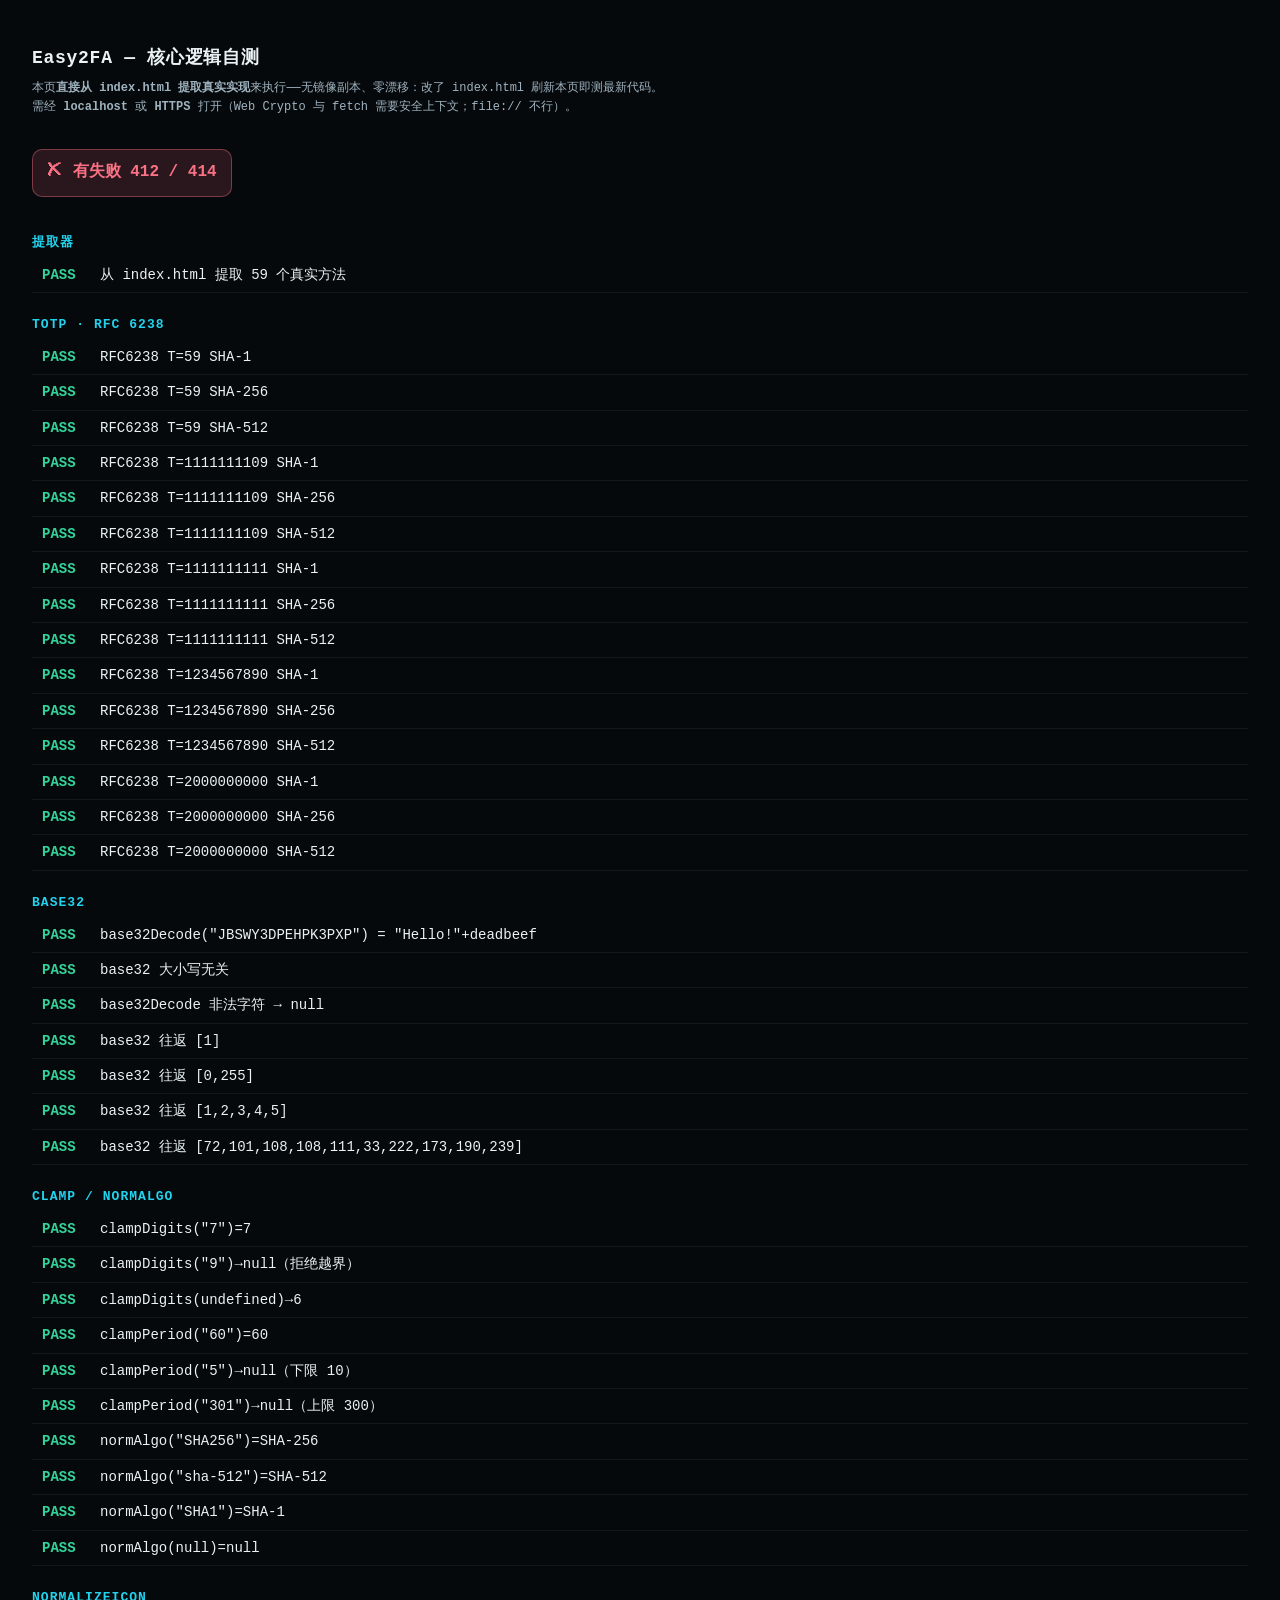
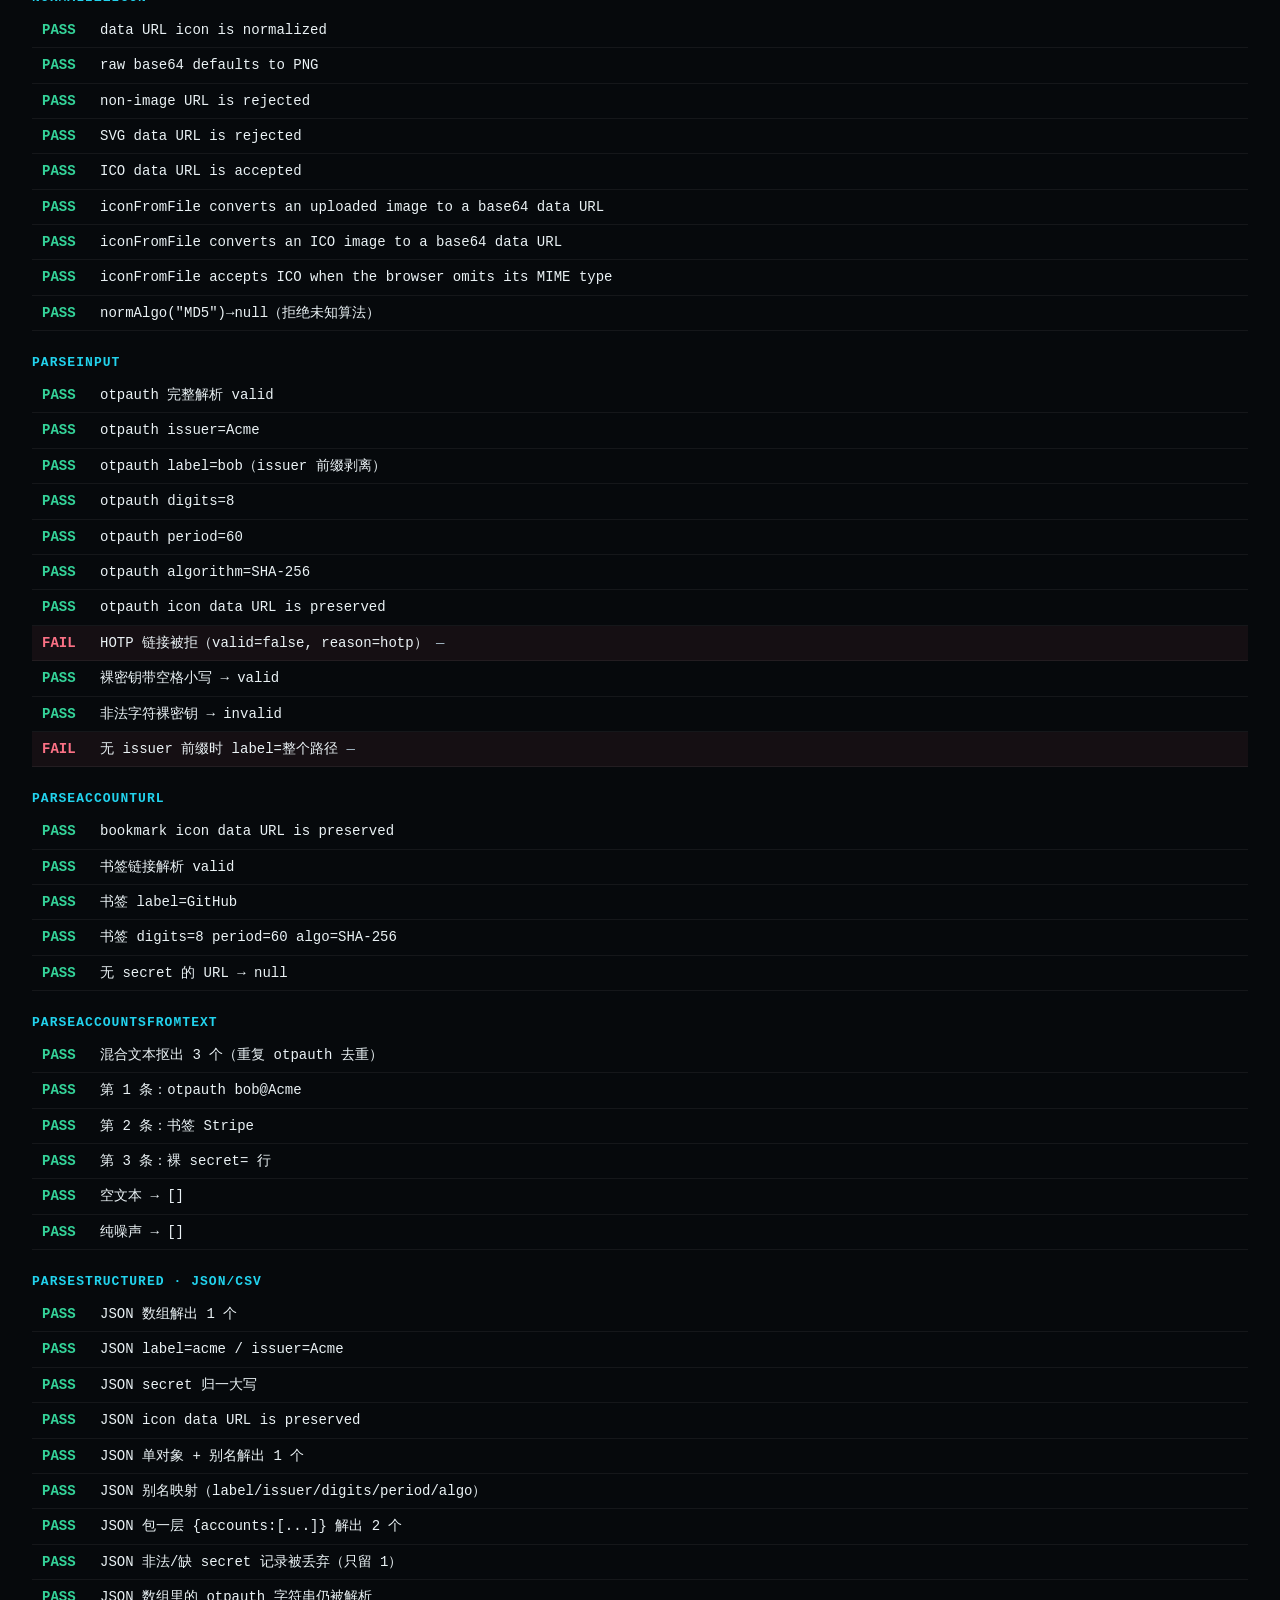
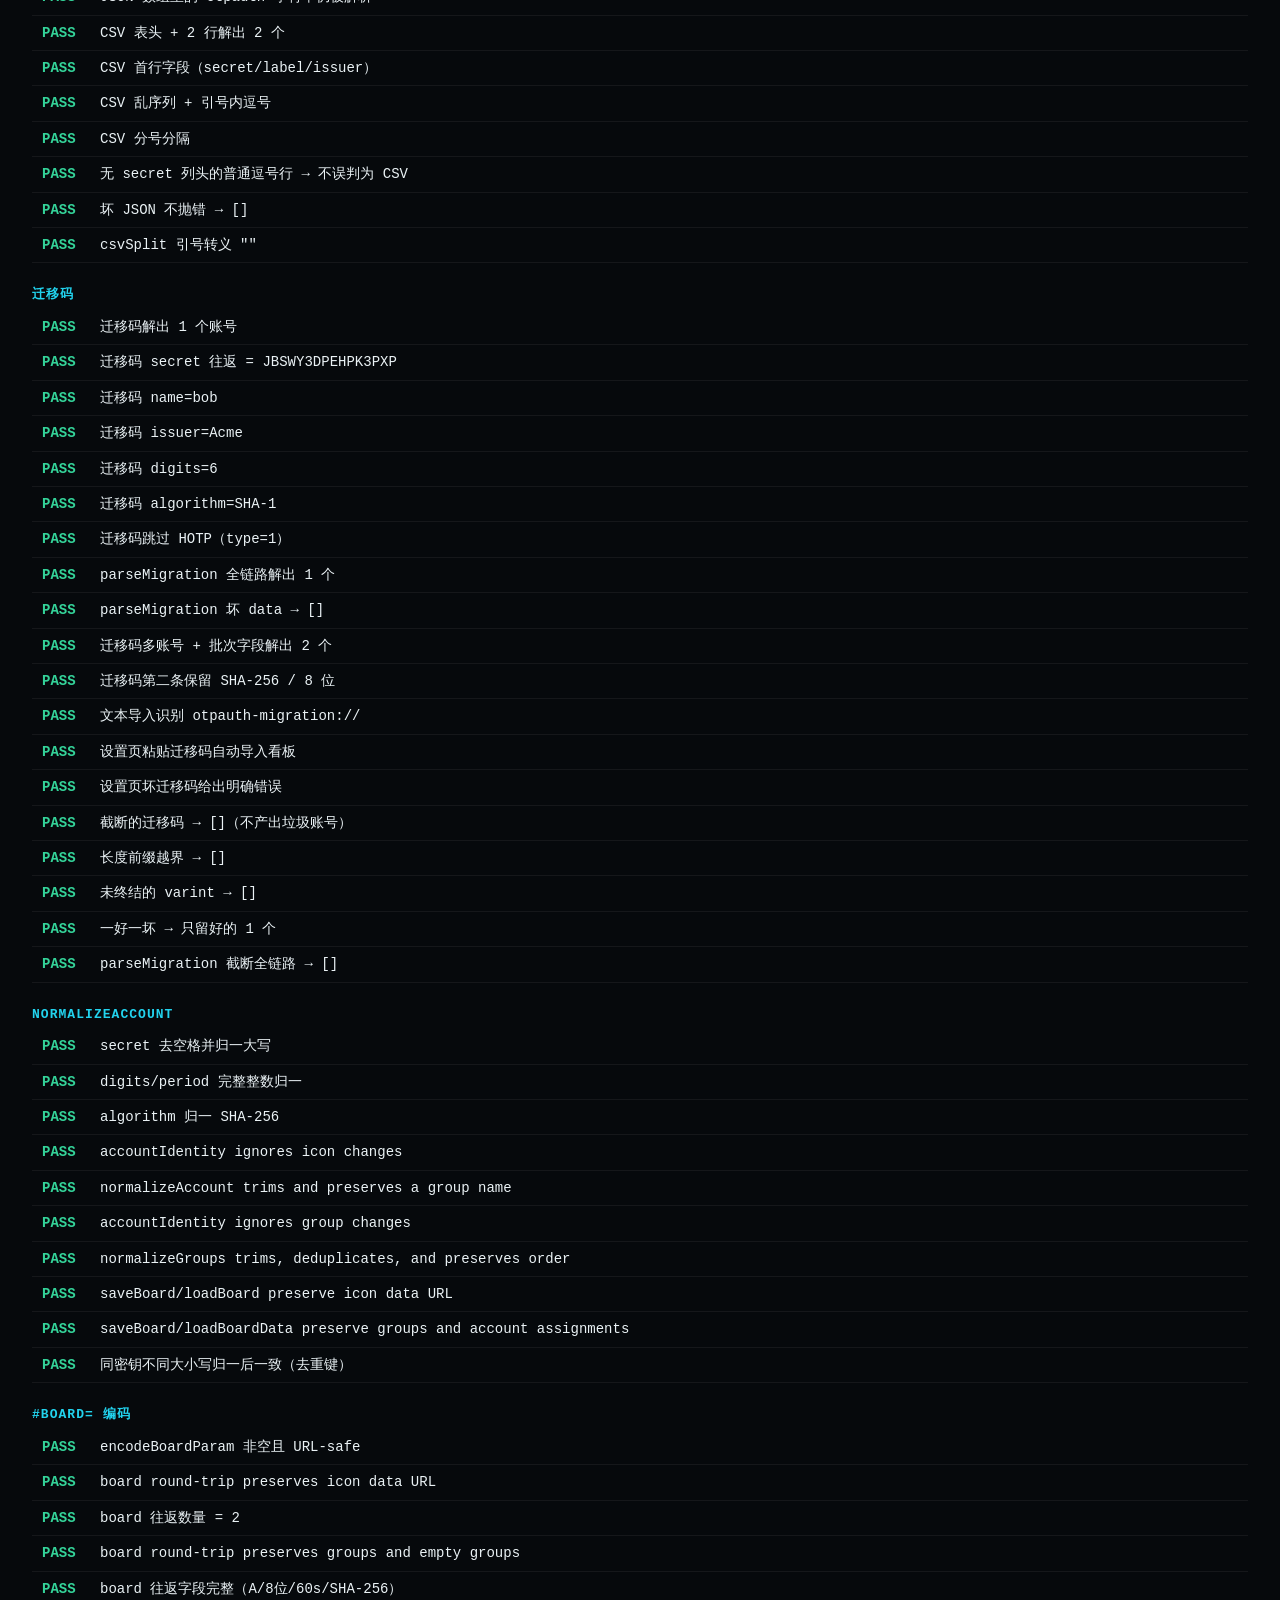
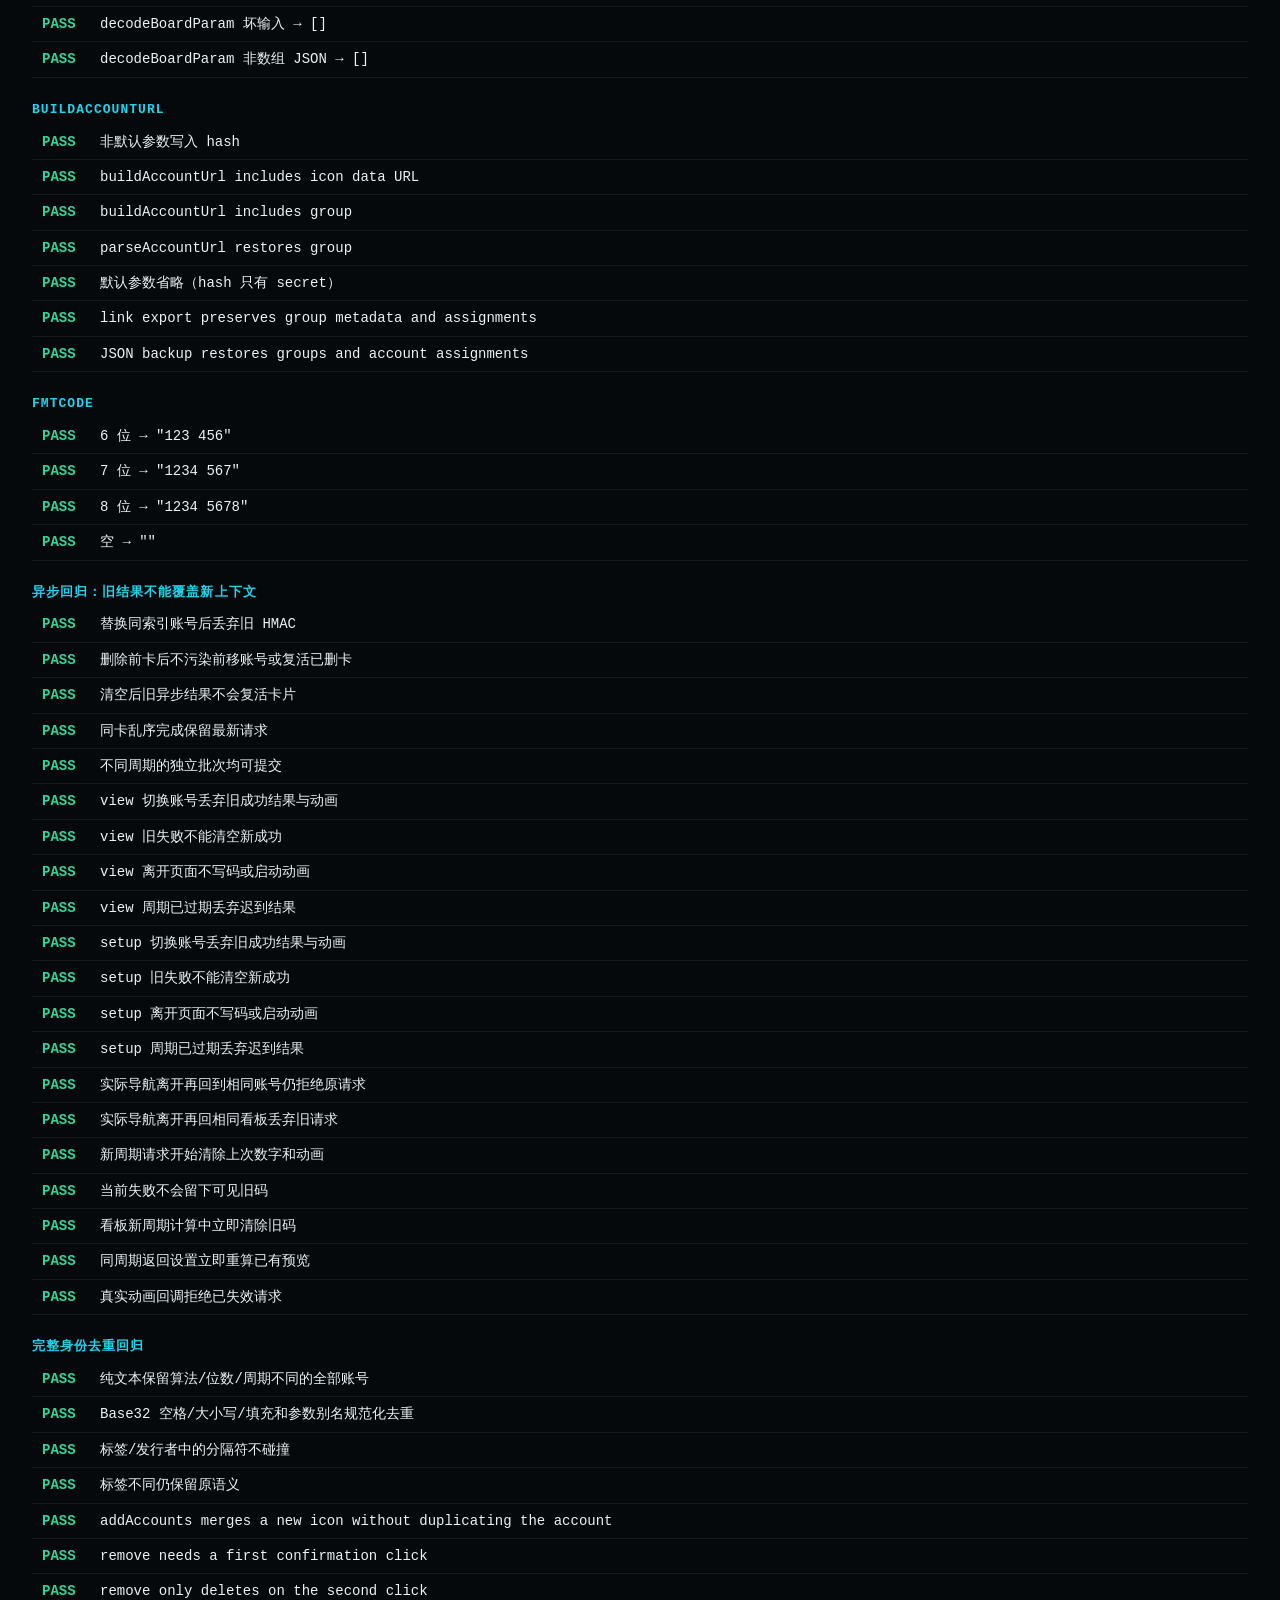
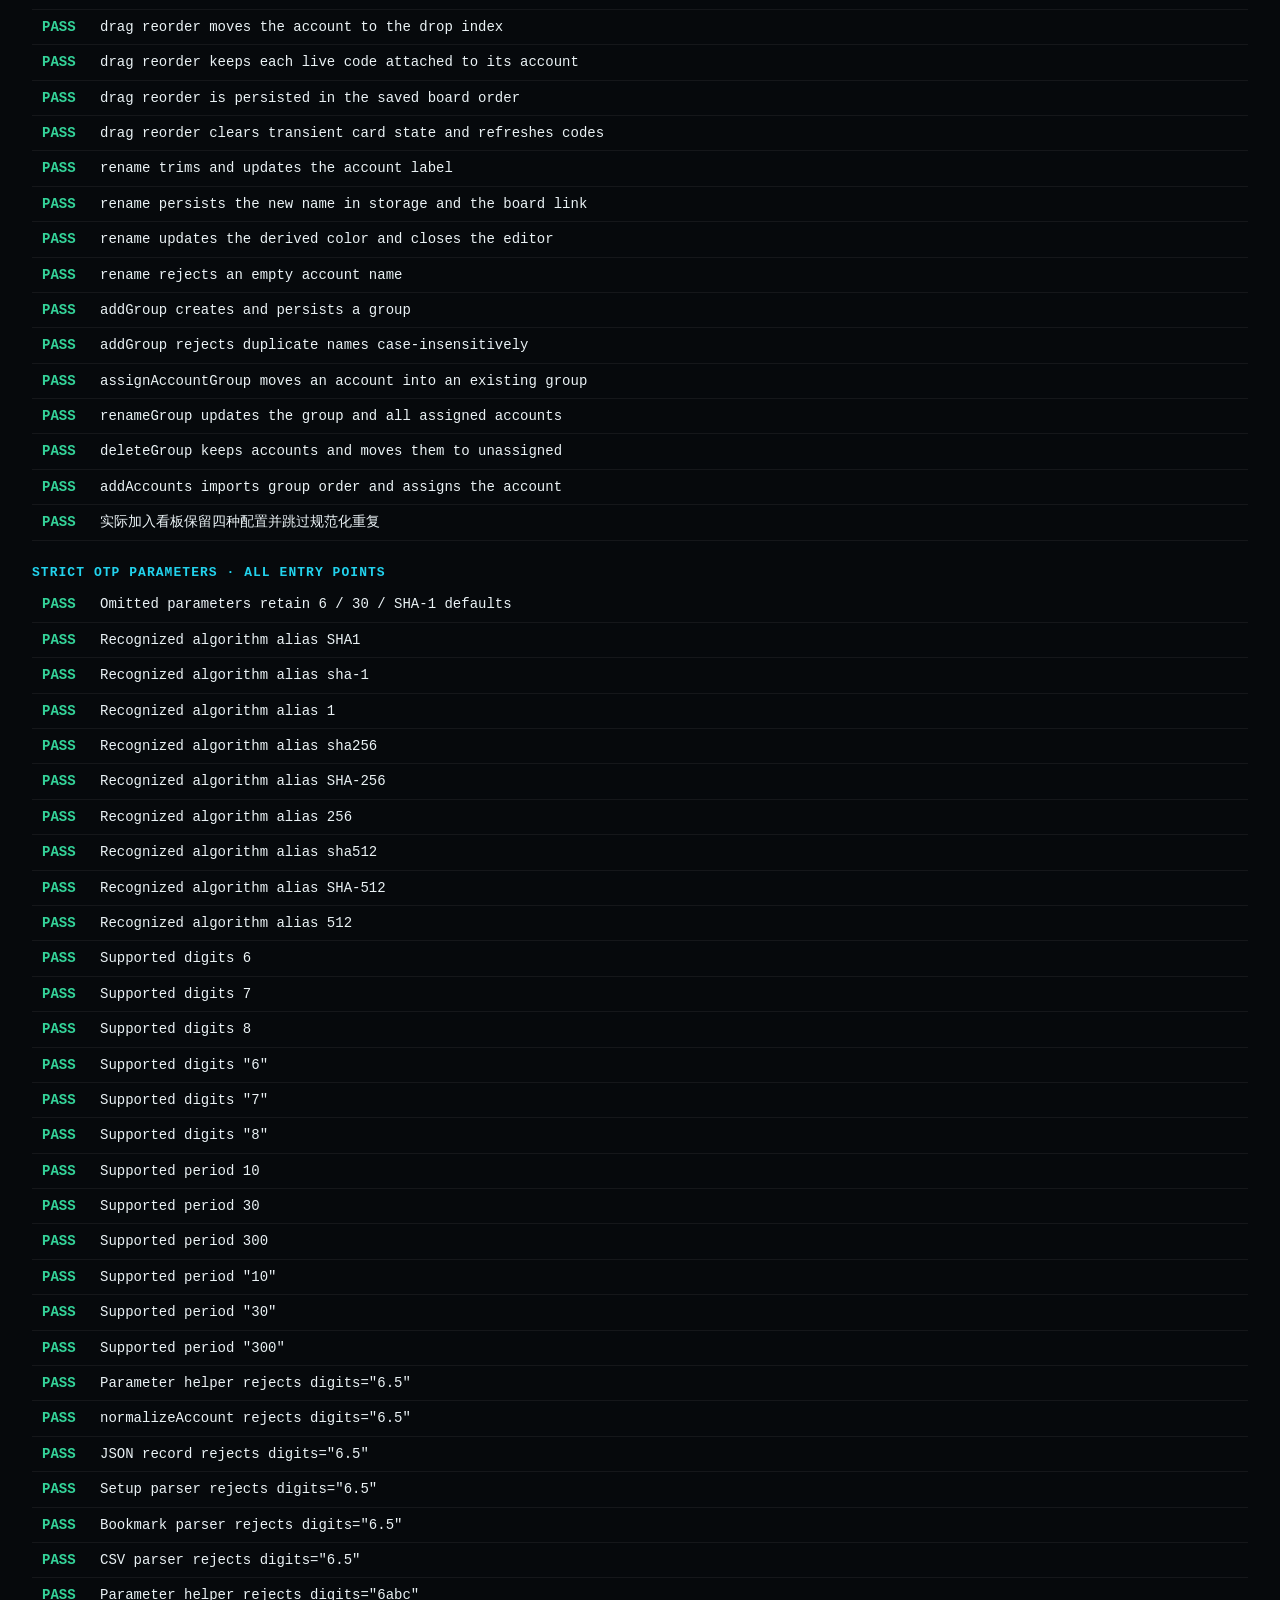
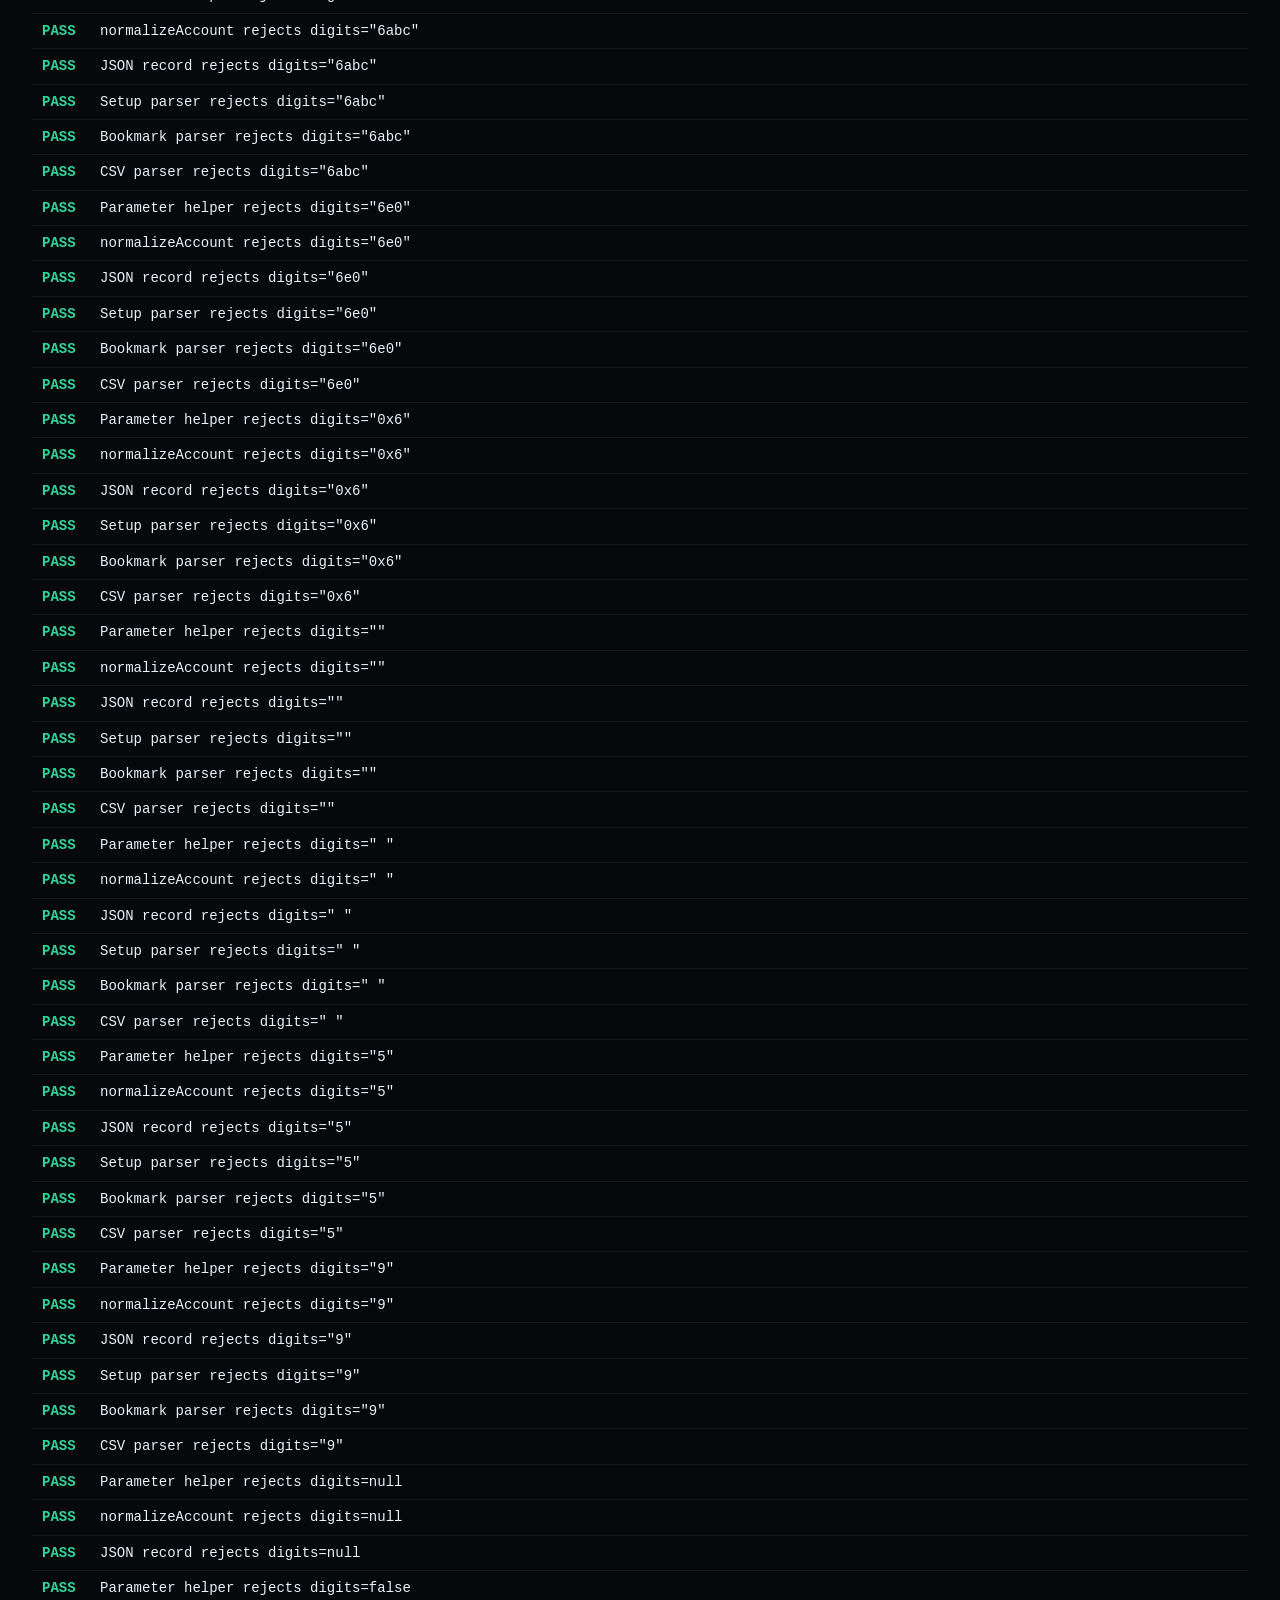
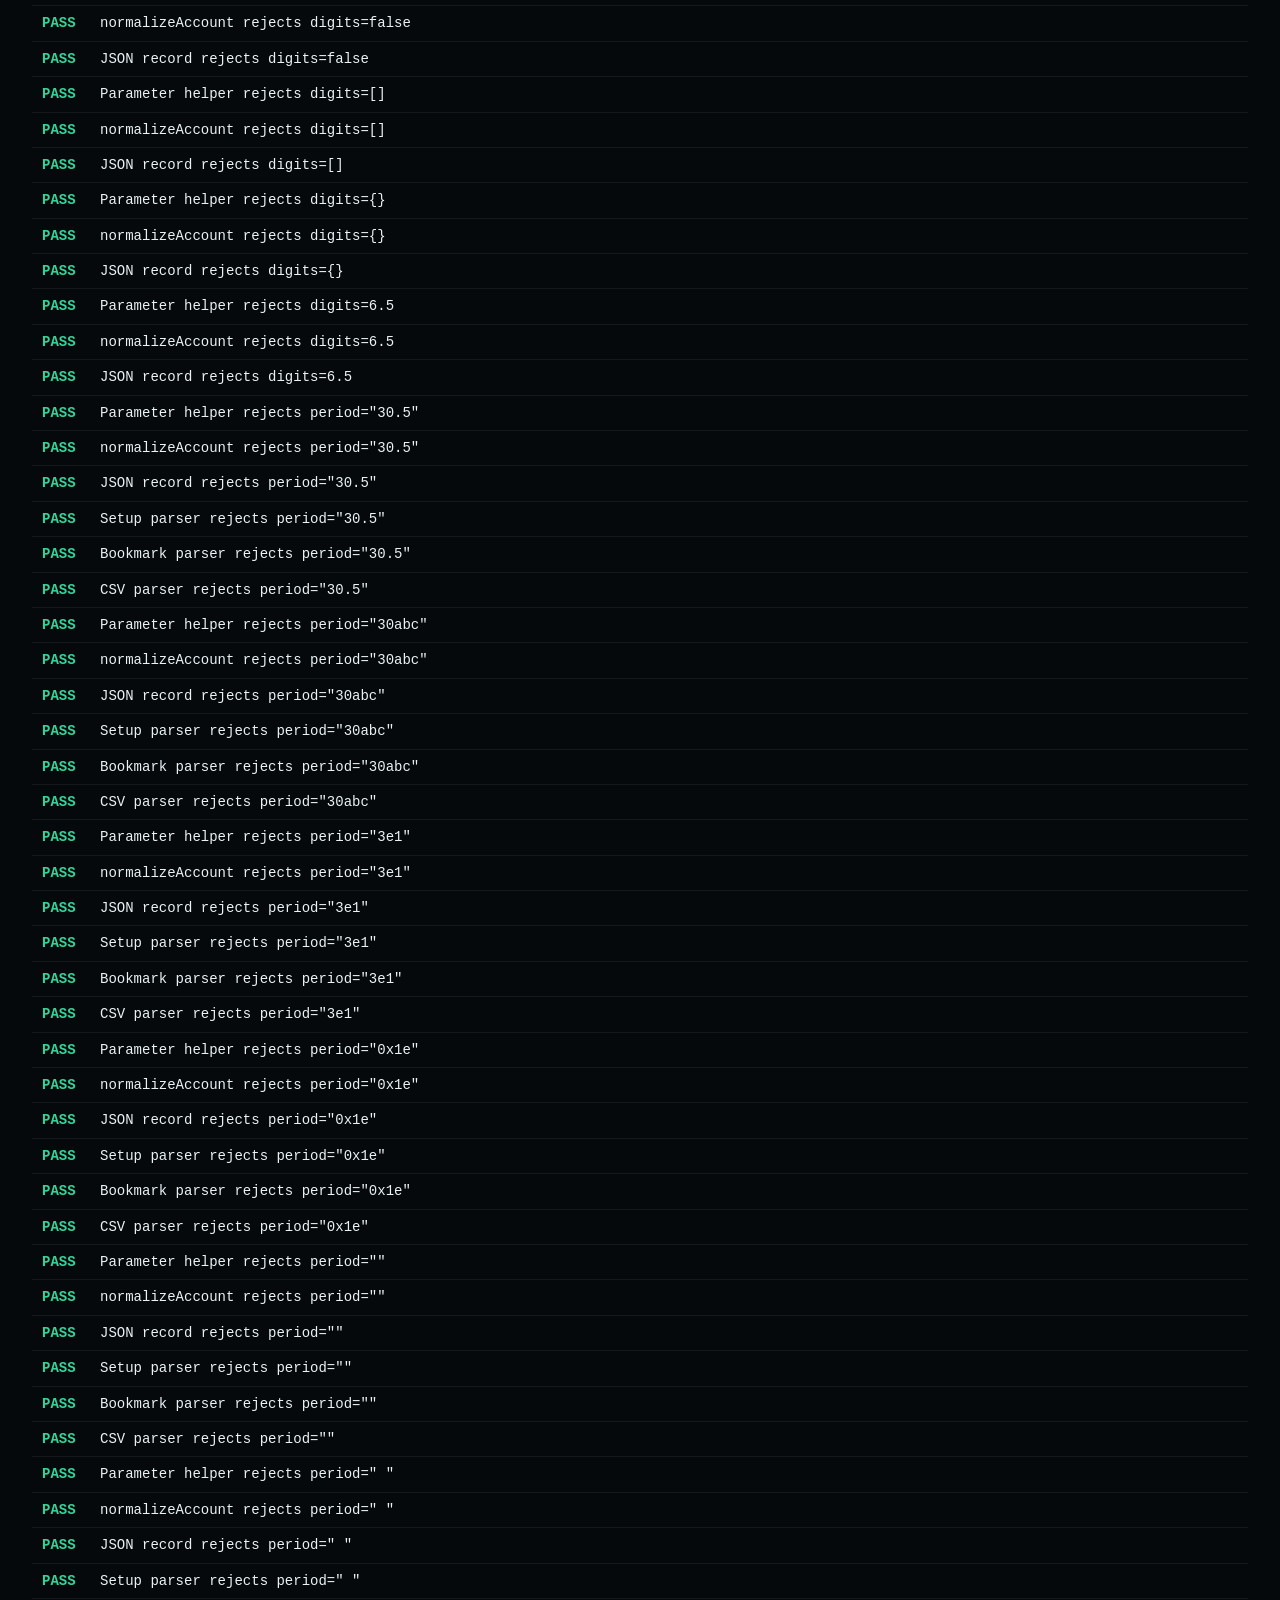
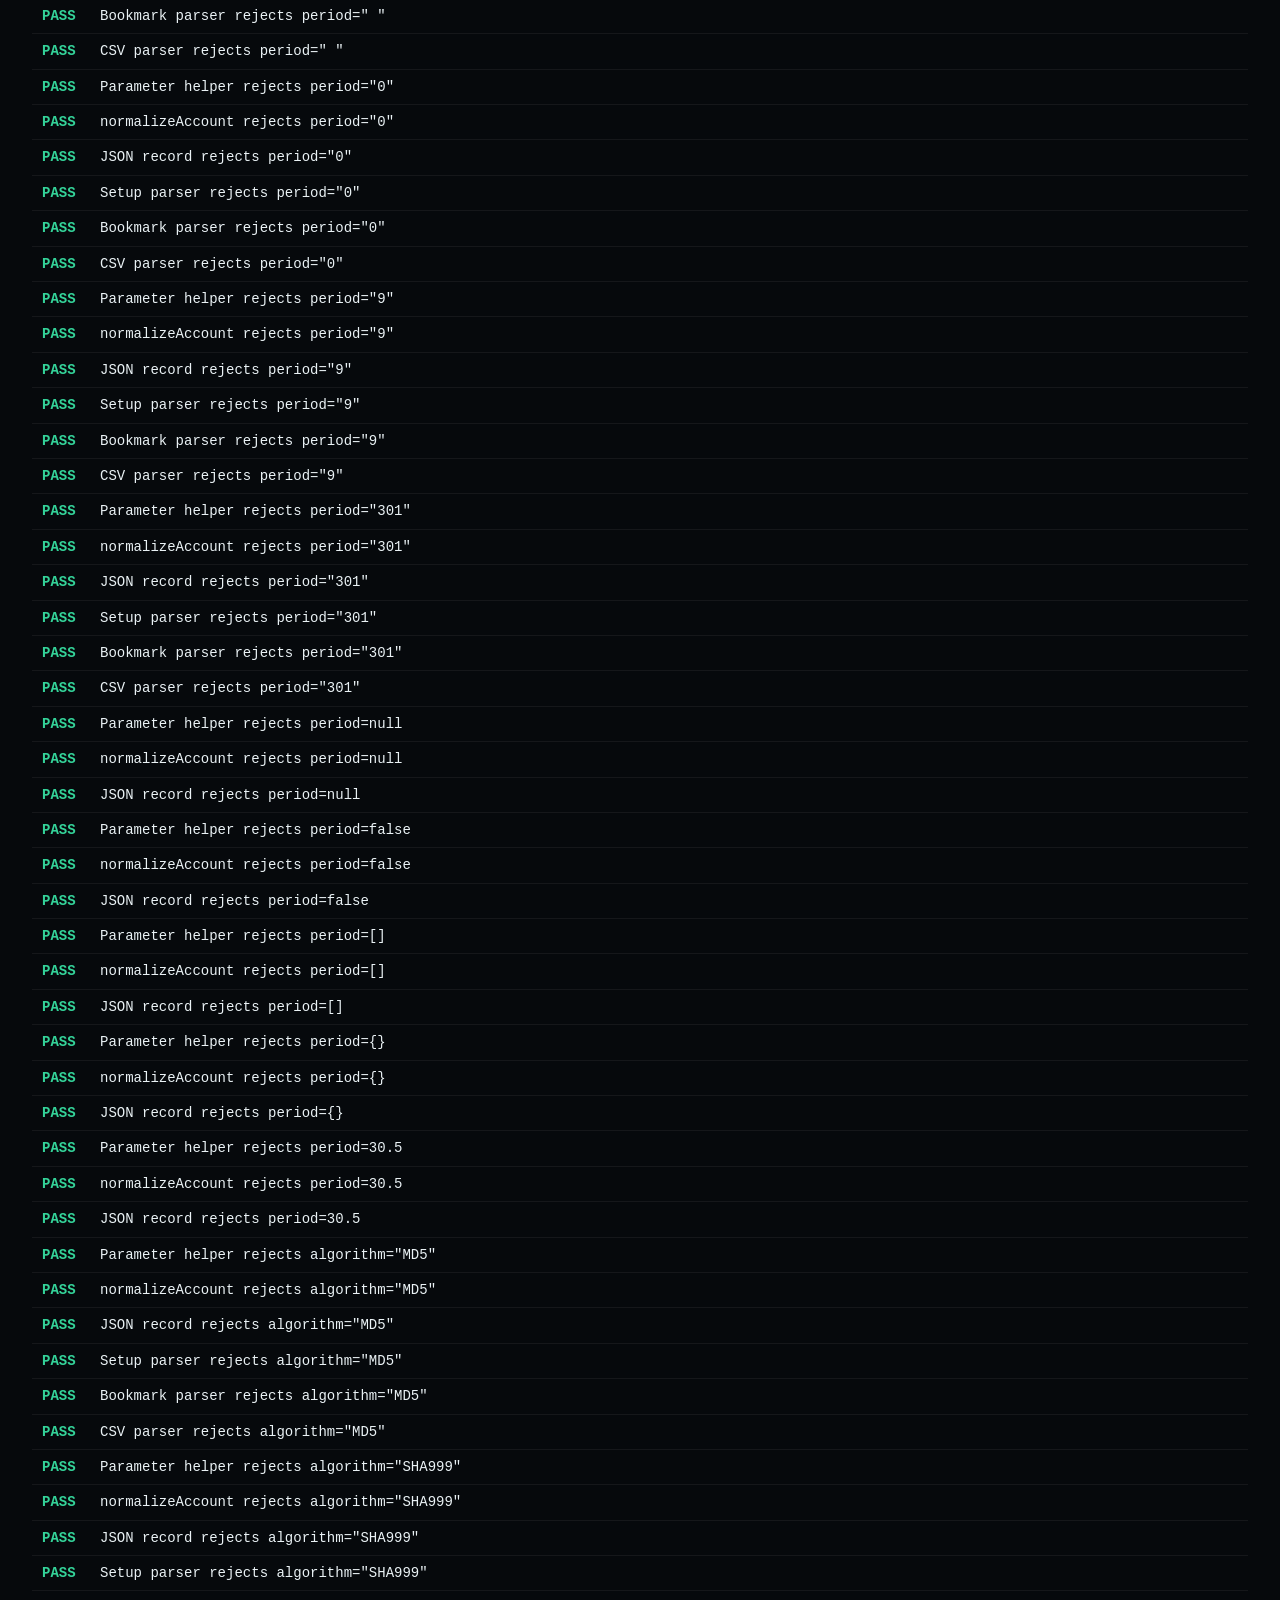
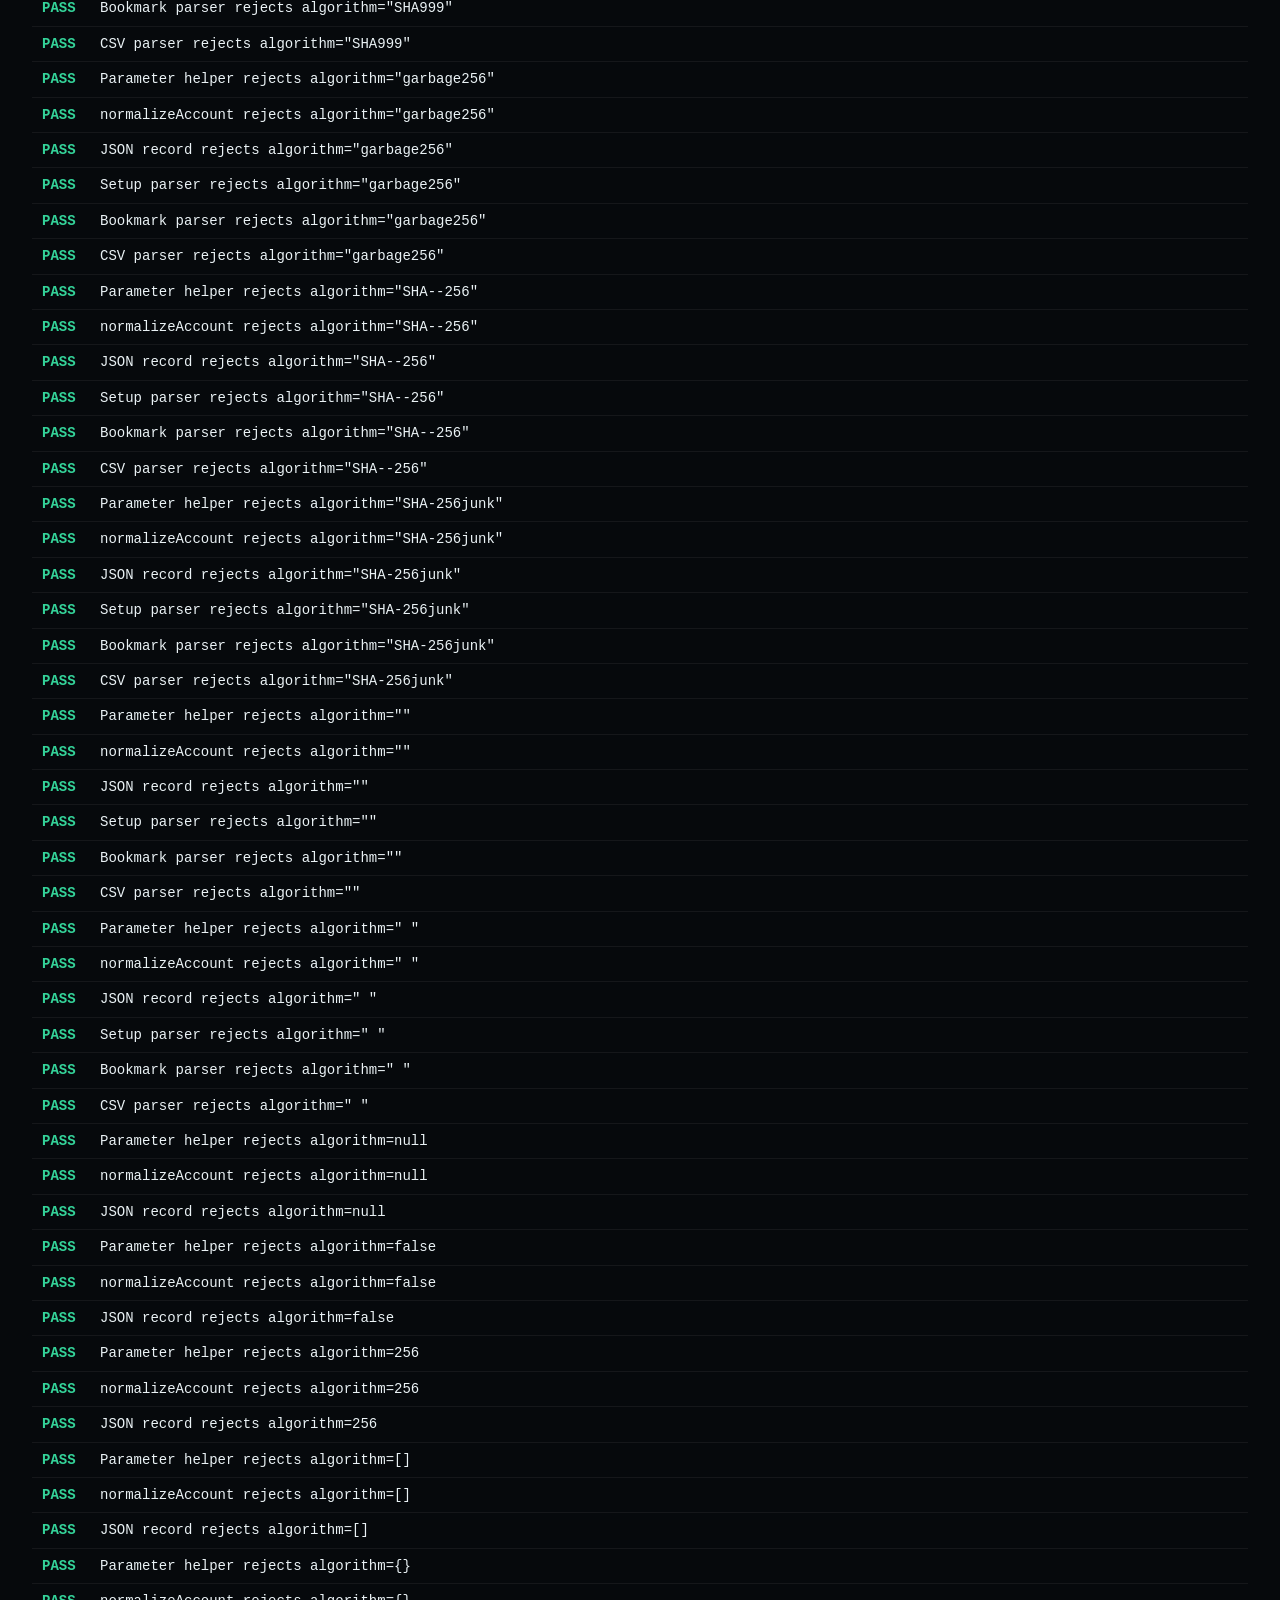
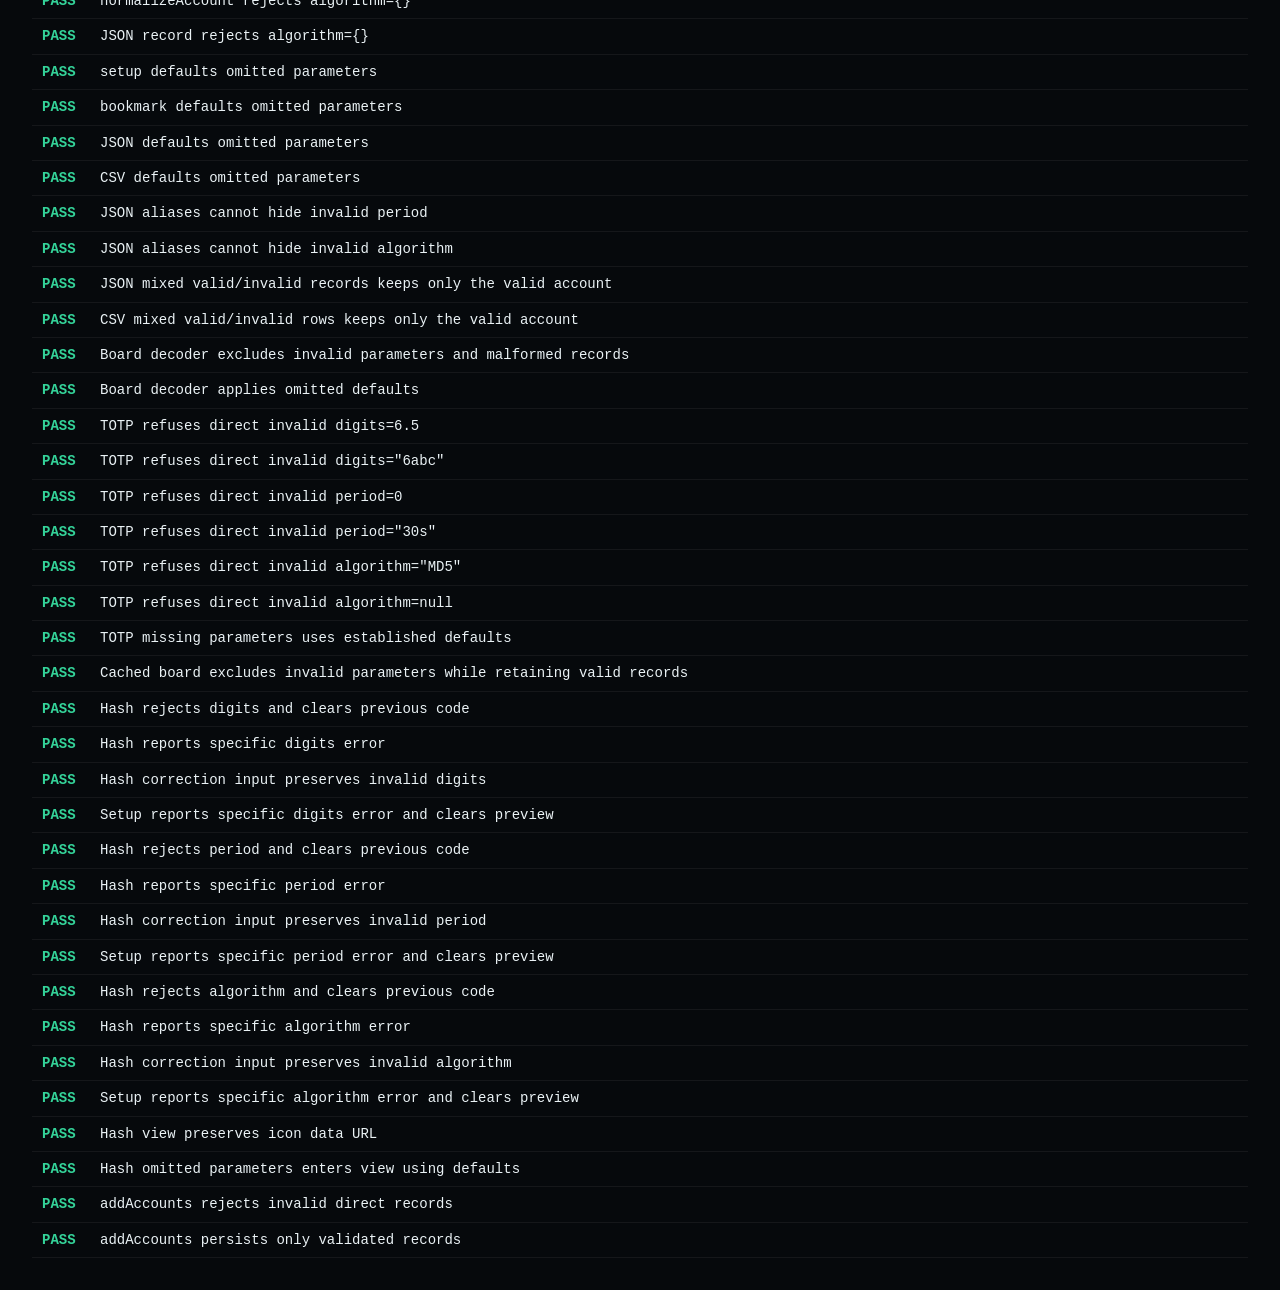
<file: tests.html>
<!DOCTYPE html>
<html lang="zh-CN">
<head>
<meta charset="utf-8">
<meta name="viewport" content="width=device-width, initial-scale=1">
<title>Easy2FA — 核心逻辑自测</title>
<style>
  :root{ color-scheme: dark; }
  body{ margin:0; padding:32px; background:#06090c; color:#eaf2f5; font:14px/1.6 ui-monospace,SFMono-Regular,Menlo,Monaco,monospace; }
  h1{ font-size:18px; letter-spacing:.04em; }
  .note{ color:#9fb3bf; font-size:12px; margin:-6px 0 18px; }
  #summary{ font-size:16px; font-weight:700; padding:10px 14px; border-radius:10px; margin:14px 0; display:inline-block; }
  .ok{ background:rgba(52,211,153,.14); color:#34d399; border:1px solid rgba(52,211,153,.4); }
  .fail{ background:rgba(251,113,133,.14); color:#fb7185; border:1px solid rgba(251,113,133,.4); }
  .row{ padding:6px 10px; border-bottom:1px solid rgba(255,255,255,.06); display:flex; gap:10px; }
  .row .s{ flex:none; width:48px; font-weight:700; }
  .pass .s{ color:#34d399; } .err .s{ color:#fb7185; }
  .err{ background:rgba(251,113,133,.06); }
  .d{ color:#9fb3bf; }
  h2{ font-size:13px; letter-spacing:.08em; color:#22d3ee; margin:22px 0 4px; text-transform:uppercase; }
</style>
</head>
<body>
<h1>Easy2FA — 核心逻辑自测</h1>
<p class="note">本页<b>直接从 index.html 提取真实实现</b>来执行——无镜像副本、零漂移：改了 index.html 刷新本页即测最新代码。<br>
需经 <b>localhost</b> 或 <b>HTTPS</b> 打开（Web Crypto 与 fetch 需要安全上下文；<code>file://</code> 不行）。</p>
<div id="summary">运行中…</div>
<div id="out"></div>

<script>
// ============================================================================
// 从 index.html 抠出 Component 的纯逻辑方法，拼成对象字面量执行。
// 方法体内的 this.xxx 互调用在对象上天然成立；state/ACCENTS 由这里 mock。
// 任何方法找不到 / 花括号不配对都会让整页 FAIL——比"镜像忘了同步"沉默腐烂强。
// ============================================================================
const METHODS = [
  'base32Decode', 'base32Encode', 'totp', 'utf8', 'b64ToBytes',
  'pbReaders', 'decodeMigration', 'decodeOtpParam', 'parseMigration',
  'clampDigits', 'clampPeriod', 'normAlgo', 'otpParams', 'otpParamError',
  'loadFromHash', 'commitParse', 'loadBoard', 'loadBoardData', 'saveBoard',
  'parseInput', 'parseAccountUrl', 'parseAccountsFromText',
  'parseStructured', 'accountFromRecord', 'csvSplit',
  'hashStr', 'pickColor', 'normalizeIcon', 'iconFromFile', 'normalizeAccount', 'normalizeGroupName', 'normalizeGroups', 'otpIdentity', 'accountIdentity',
  'refresh', 'refreshPreview', 'computeBoardCodes', 'invalidateCodeWork', 'addAccounts', 'addGroup', 'assignAccountGroup', 'armOrRemove', 'removeAccount', 'moveAccount', 'renameAccount', 'renameGroup', 'beginGroupRename', 'deleteGroup', 'animateTo', 'goBoard', 'goSetup', 'boardTick', 'tick',
  'encodeBoardParam', 'decodeBoardParam', 'buildAccountUrl', 'exportLinks', 'exportBackup', 'fmtCode',
];

function extractMethod(html, name) {
  // class 方法两空格缩进起行；调用点（this.xxx( ）不会被 \n␣␣ 前缀匹配到
  const re = new RegExp('\\n  (?:async )?' + name + '\\s*\\(');
  const m = re.exec(html);
  if (!m) throw new Error('index.html 中未找到方法 ' + name + '()');
  const open = html.indexOf('{', m.index + m[0].length - 1);
  let depth = 0, j = open;
  for (; j < html.length; j++) {
    if (html[j] === '{') depth++;
    else if (html[j] === '}') { depth--; if (depth === 0) break; }
  }
  if (depth !== 0) throw new Error('方法 ' + name + '() 花括号不配对（提取失败）');
  return html.slice(m.index + 1, j + 1);
}

async function loadApp() {
  // cache:'no-store'：sw.js 对这类请求直接放行，保证抓到的是磁盘上最新的 index.html
  const res = await fetch('./index.html', { cache: 'no-store' });
  if (!res.ok) throw new Error('无法读取 index.html：HTTP ' + res.status);
  const html = await res.text();
  const src = METHODS.map((n) => extractMethod(html, n));
  const app = new Function('return {\n' + src.join(',\n') + '\n};')();
  const am = /ACCENTS = (\[[^\]]*\])/.exec(html);
  app.ACCENTS = am ? JSON.parse(am[1].replace(/'/g, '"')) : ['#22d3ee'];
  app.state = { accounts: [] };
  return app;
}

// ============================================================================
// 测试工具
// ============================================================================
const results = [];
let section = '';
function group(name){ section = name; results.push({group:name}); }
function check(name, cond, detail){ results.push({name, ok:!!cond, detail:detail||''}); }
async function eq(name, got, want){ const g = await got; check(name, g === want, 'got ' + JSON.stringify(g) + ' / want ' + JSON.stringify(want)); }
function ascii(s){ return new Uint8Array([...s].map(c => c.charCodeAt(0))); }
function bytesEq(a, b){ if(!a || !b || a.length !== b.length) return false; for(let i = 0; i < a.length; i++) if(a[i] !== b[i]) return false; return true; }
function varintEnc(n){ const b = []; while(n > 0x7f){ b.push((n & 0x7f) | 0x80); n = Math.floor(n / 128); } b.push(n); return b; }
function pbField(tag, bytes){ return [tag, ...varintEnc(bytes.length), ...bytes]; }
function b64url(arr){ let s = ''; for(const x of arr) s += String.fromCharCode(x); return btoa(s).replace(/\+/g, '-').replace(/\//g, '_').replace(/=+$/, ''); }

async function run(){
  const app = await loadApp();
  const ICON = '[data-uri]';
  group('提取器');
  check('从 index.html 提取 ' + METHODS.length + ' 个真实方法', true);

  // ---- RFC 6238 Appendix B 向量（8 位、period 30）----
  group('TOTP · RFC 6238');
  const SHA1   = app.base32Encode(ascii('12345678901234567890'));
  const SHA256 = app.base32Encode(ascii('12345678901234567890123456789012'));
  const SHA512 = app.base32Encode(ascii('1234567890123456789012345678901234567890123456789012345678901234'));
  const vectors = [
    [59,          '94287082','46119246','90693936'],
    [1111111109,  '07081804','68084774','25091201'],
    [1111111111,  '14050471','67062674','99943326'],
    [1234567890,  '89005924','91819424','93441116'],
    [2000000000,  '69279037','90698825','38618901'],
  ];
  for(const [T, s1, s256, s512] of vectors){
    await eq('RFC6238 T=' + T + ' SHA-1',   app.totp(SHA1,   T, 8, 30, 'SHA-1'),   s1);
    await eq('RFC6238 T=' + T + ' SHA-256', app.totp(SHA256, T, 8, 30, 'SHA-256'), s256);
    await eq('RFC6238 T=' + T + ' SHA-512', app.totp(SHA512, T, 8, 30, 'SHA-512'), s512);
  }

  // ---- base32 ----
  group('base32');
  check('base32Decode("JBSWY3DPEHPK3PXP") = "Hello!"+deadbeef',
    bytesEq(app.base32Decode('JBSWY3DPEHPK3PXP'), new Uint8Array([0x48,0x65,0x6c,0x6c,0x6f,0x21,0xde,0xad,0xbe,0xef])));
  check('base32 大小写无关', bytesEq(app.base32Decode('jbswy3dpehpk3pxp'), app.base32Decode('JBSWY3DPEHPK3PXP')));
  check('base32Decode 非法字符 → null', app.base32Decode('JBSW!!!0189') === null);
  for(const arr of [[1],[0,255],[1,2,3,4,5],[72,101,108,108,111,33,222,173,190,239]]){
    const b = new Uint8Array(arr);
    check('base32 往返 [' + arr.join(',') + ']', bytesEq(app.base32Decode(app.base32Encode(b)), b));
  }

  // ---- 参数 clamp / 算法归一 ----
  group('clamp / normAlgo');
  check('clampDigits("7")=7', app.clampDigits('7') === 7);
  check('clampDigits("9")→null（拒绝越界）', app.clampDigits('9') === null);
  check('clampDigits(undefined)→6', app.clampDigits(undefined) === 6);
  check('clampPeriod("60")=60', app.clampPeriod('60') === 60);
  check('clampPeriod("5")→null（下限 10）', app.clampPeriod('5') === null);
  check('clampPeriod("301")→null（上限 300）', app.clampPeriod('301') === null);
  check('normAlgo("SHA256")=SHA-256', app.normAlgo('SHA256') === 'SHA-256');
  check('normAlgo("sha-512")=SHA-512', app.normAlgo('sha-512') === 'SHA-512');
  check('normAlgo("SHA1")=SHA-1', app.normAlgo('SHA1') === 'SHA-1');
  check('normAlgo(null)=null', app.normAlgo(null) === null);

  group('normalizeIcon');
  check('data URL icon is normalized', app.normalizeIcon(' [data-uri] RA== ') === ICON);
  check('raw base64 defaults to PNG', app.normalizeIcon('QUJDRA==') === ICON);
  check('non-image URL is rejected', app.normalizeIcon('https://example.test/icon.png') === '');
  check('SVG data URL is rejected', app.normalizeIcon('[data-uri]') === '');
  check('ICO data URL is accepted', app.normalizeIcon('[data-uri]') === '[data-uri]');
  const tinyPng = Uint8Array.from(atob('iVBORw0KGgoAAAANSUhEUgAAAAIAAAACCAYAAABytg0kAAAAFUlEQVR4nGP4z8DwHwQYQDTDf4b/AFu2CfdamG53AAAAAElFTkSuQmCC'), (c) => c.charCodeAt(0));
  const generatedIcon = await app.iconFromFile(new File([tinyPng], 'icon.png', { type: 'image/png' }));
  check('iconFromFile converts an uploaded image to a base64 data URL', /^data:image\/(?:webp|png);base64,/.test(generatedIcon) && generatedIcon.length < 131072);
  const tinyIco = Uint8Array.from(atob('AAABAAEAAQEAAAEAIABOAAAAFgAAAIlQTkcNChoKAAAADUlIRFIAAAACAAAAAggGAAAAcrYNJAAAABVJREFUeJxj+M/A8B8EGEA0w3+G/wBbtgn3WphudwAAAABJRU5ErkJggg=='), (c) => c.charCodeAt(0));
  const generatedIco = await app.iconFromFile(new File([tinyIco], 'favicon.ico', { type: 'image/x-icon' }));
  check('iconFromFile converts an ICO image to a base64 data URL', /^data:image\/(?:webp|png);base64,/.test(generatedIco) && generatedIco.length < 131072);
  const generatedIcoNoMime = await app.iconFromFile(new File([tinyIco], 'favicon.ico', { type: '' }));
  check('iconFromFile accepts ICO when the browser omits its MIME type', /^data:image\/(?:webp|png);base64,/.test(generatedIcoNoMime));
  check('normAlgo("MD5")→null（拒绝未知算法）', app.normAlgo('MD5') === null);

  // ---- parseInput（setup 输入解析）----
  group('parseInput');
  const pi = app.parseInput('otpauth://totp/Acme:bob?secret=JBSWY3DPEHPK3PXP&issuer=Acme&digits=8&period=60&algorithm=SHA256');
  check('otpauth 完整解析 valid', pi && pi.valid);
  check('otpauth issuer=Acme', pi && pi.issuer === 'Acme');
  check('otpauth label=bob（issuer 前缀剥离）', pi && pi.label === 'bob');
  check('otpauth digits=8', pi && pi.digits === 8);
  check('otpauth period=60', pi && pi.period === 60);
  check('otpauth algorithm=SHA-256', pi && pi.algorithm === 'SHA-256');
  const piIcon = app.parseInput('otpauth://totp/Acme:bob?secret=JBSWY3DPEHPK3PXP&icon=' + encodeURIComponent(ICON));
  check('otpauth icon data URL is preserved', piIcon && piIcon.icon === ICON);
  const ph = app.parseInput('otpauth://hotp/x?secret=JBSWY3DPEHPK3PXP');
  check('HOTP 链接被拒（valid=false, reason=hotp）', ph && !ph.valid && ph.reason === 'hotp');
  check('裸密钥带空格小写 → valid', (app.parseInput('jbsw y3dp ehpk 3pxp') || {}).valid === true);
  check('非法字符裸密钥 → invalid', (app.parseInput('0189') || {}).valid === false);
  const pl = app.parseInput('otpauth://totp/prod-db?secret=JBSWY3DPEHPK3PXP');
  check('无 issuer 前缀时 label=整个路径', pl && pl.valid && pl.label === 'prod-db' && pl.issuer === '');

  // ---- parseAccountUrl（书签链接）----
  group('parseAccountUrl');
  const pa = app.parseAccountUrl('https://x.example/2fa/#secret=JBSWY3DPEHPK3PXP&label=GitHub&digits=8&period=60&algorithm=256');
  const paIcon = app.parseAccountUrl('https://x.example/2fa/#secret=JBSWY3DPEHPK3PXP&label=GitHub&icon=' + encodeURIComponent(ICON));
  check('bookmark icon data URL is preserved', paIcon && paIcon.icon === ICON);
  check('书签链接解析 valid', pa && pa.valid);
  check('书签 label=GitHub', pa && pa.label === 'GitHub');
  check('书签 digits=8 period=60 algo=SHA-256', pa && pa.digits === 8 && pa.period === 60 && pa.algorithm === 'SHA-256');
  check('无 secret 的 URL → null', app.parseAccountUrl('https://x.example/#label=nope') === null);

  // ---- parseAccountsFromText（混合文本抠链接 + 去重）----
  group('parseAccountsFromText');
  const mixed = [
    '# 我的测试号（注释行应被忽略）',
    'otpauth://totp/Acme:bob?secret=JBSWY3DPEHPK3PXP&issuer=Acme',
    '一些噪声行 hello world',
    'https://tool.example/2fa/#secret=GEZDGNBVGY3TQOJQ&label=Stripe',
    'secret=MFRGGZDFMZTWQ2LK&label=BareLine',
    'otpauth://totp/Acme:bob?secret=JBSWY3DPEHPK3PXP&issuer=Acme',
  ].join('\n');
  const accs = app.parseAccountsFromText(mixed);
  check('混合文本抠出 3 个（重复 otpauth 去重）', accs.length === 3, 'got ' + accs.length);
  check('第 1 条：otpauth bob@Acme', accs[0] && accs[0].label === 'bob' && accs[0].issuer === 'Acme');
  check('第 2 条：书签 Stripe', accs[1] && accs[1].label === 'Stripe' && accs[1].secret === 'GEZDGNBVGY3TQOJQ');
  check('第 3 条：裸 secret= 行', accs[2] && accs[2].label === 'BareLine' && accs[2].secret === 'MFRGGZDFMZTWQ2LK');
  check('空文本 → []', app.parseAccountsFromText('').length === 0);
  check('纯噪声 → []', app.parseAccountsFromText('nothing to see\nhere').length === 0);

  // ---- JSON / CSV 结构化导入（issue #5：picker 的 .json/.csv 现在真能解析）----
  group('parseStructured · JSON/CSV');
  // JSON：数组 of 对象
  const jArr = app.parseAccountsFromText('[{"secret":"JBSWY3DPEHPK3PXP","label":"acme","issuer":"Acme"}]');
  check('JSON 数组解出 1 个', jArr.length === 1, 'got ' + jArr.length);
  check('JSON label=acme / issuer=Acme', jArr[0] && jArr[0].label === 'acme' && jArr[0].issuer === 'Acme');
  check('JSON secret 归一大写', jArr[0] && jArr[0].secret === 'JBSWY3DPEHPK3PXP');
  // JSON：单对象 + 字段别名（name→label, service→issuer, timer→period, algo）
  const jObj = app.parseAccountsFromText('{"secret":"gezdgnbvgy3tqojq","name":"bob","service":"GitHub","digits":8,"timer":60,"algo":"SHA256"}');
  const jIcon = app.parseAccountsFromText(JSON.stringify({ secret: 'JBSWY3DPEHPK3PXP', label: 'icon', icon: ICON }));
  check('JSON icon data URL is preserved', jIcon.length === 1 && jIcon[0].icon === ICON);
  check('JSON 单对象 + 别名解出 1 个', jObj.length === 1, 'got ' + jObj.length);
  check('JSON 别名映射（label/issuer/digits/period/algo）',
    jObj[0] && jObj[0].label === 'bob' && jObj[0].issuer === 'GitHub' && jObj[0].digits === 8 && jObj[0].period === 60 && jObj[0].algorithm === 'SHA-256');
  // JSON：{accounts:[...]} 包一层
  const jWrap = app.parseAccountsFromText('{"accounts":[{"secret":"JBSWY3DPEHPK3PXP"},{"secret":"GEZDGNBVGY3TQOJQ"}]}');
  check('JSON 包一层 {accounts:[...]} 解出 2 个', jWrap.length === 2, 'got ' + jWrap.length);
  // JSON：坏 secret 的记录被丢弃
  const jBad = app.parseAccountsFromText('[{"secret":"JBSWY3DPEHPK3PXP"},{"secret":"not-base32!!!"},{"label":"缺secret"}]');
  check('JSON 非法/缺 secret 记录被丢弃（只留 1）', jBad.length === 1, 'got ' + jBad.length);
  // JSON：数组里混 otpauth 字符串——由上层 URL 正则捡走，仍能出账号
  const jStr = app.parseAccountsFromText('["otpauth://totp/Acme:bob?secret=JBSWY3DPEHPK3PXP&issuer=Acme"]');
  check('JSON 数组里的 otpauth 字符串仍被解析', jStr.length === 1 && jStr[0].secret === 'JBSWY3DPEHPK3PXP');
  // CSV：带表头
  const csv = app.parseAccountsFromText('secret,label,issuer\nJBSWY3DPEHPK3PXP,acme,Acme\nGEZDGNBVGY3TQOJQ,bob,GitHub');
  check('CSV 表头 + 2 行解出 2 个', csv.length === 2, 'got ' + csv.length);
  check('CSV 首行字段（secret/label/issuer）', csv[0] && csv[0].secret === 'JBSWY3DPEHPK3PXP' && csv[0].label === 'acme' && csv[0].issuer === 'Acme');
  // CSV：列序打乱 + 引号内含逗号
  const csv2 = app.parseAccountsFromText('issuer,secret,label\n"Acme, Inc.",JBSWY3DPEHPK3PXP,work');
  check('CSV 乱序列 + 引号内逗号', csv2.length === 1 && csv2[0].issuer === 'Acme, Inc.' && csv2[0].label === 'work');
  // CSV：分号分隔（欧洲 Excel）
  const csvSemi = app.parseAccountsFromText('secret;label\nJBSWY3DPEHPK3PXP;acme');
  check('CSV 分号分隔', csvSemi.length === 1 && csvSemi[0].label === 'acme');
  // 无 secret 列头的逗号文本 → 不当 CSV（交回 URL 抠取，此处应为 0）
  check('无 secret 列头的普通逗号行 → 不误判为 CSV', app.parseAccountsFromText('hello, world, foo\nbar, baz, qux').length === 0);
  // 坏 JSON（YAML 冒号行）不抛错、不误伤：无 URL/secret= 故为 []
  check('坏 JSON 不抛错 → []', app.parseAccountsFromText('- secret: JBSWY3DPEHPK3PXP\n  label: x').length === 0);
  check('csvSplit 引号转义 ""', JSON.stringify(app.csvSplit('a,"b""c",d', ',')) === JSON.stringify(['a','b"c','d']));

  // ---- Google Authenticator 迁移码（protobuf）----
  group('迁移码');
  const secretBytes = [...app.base32Decode('JBSWY3DPEHPK3PXP')];
  const otp = [...pbField(0x0A, secretBytes), ...pbField(0x12, [...ascii('bob')]), ...pbField(0x1A, [...ascii('Acme')]), 0x20,1, 0x28,1, 0x30,2];
  const payload = new Uint8Array(pbField(0x0A, otp));
  const accts = app.decodeMigration(payload);
  check('迁移码解出 1 个账号', accts.length === 1, 'got ' + accts.length);
  if(accts[0]){
    check('迁移码 secret 往返 = JBSWY3DPEHPK3PXP', accts[0].secret === 'JBSWY3DPEHPK3PXP', 'got ' + accts[0].secret);
    check('迁移码 name=bob', accts[0].label === 'bob');
    check('迁移码 issuer=Acme', accts[0].issuer === 'Acme');
    check('迁移码 digits=6', accts[0].digits === 6);
    check('迁移码 algorithm=SHA-1', accts[0].algorithm === 'SHA-1');
  }
  const hotp = new Uint8Array(pbField(0x0A, [...pbField(0x0A, secretBytes), 0x30,1]));
  check('迁移码跳过 HOTP（type=1）', app.decodeMigration(hotp).length === 0);
  // 全链路：otpauth-migration:// URL → 账号
  const mig = app.parseMigration('otpauth-migration://offline?data=' + b64url(payload));
  check('parseMigration 全链路解出 1 个', mig.length === 1 && mig[0].secret === 'JBSWY3DPEHPK3PXP');
  check('parseMigration 坏 data → []', app.parseMigration('otpauth-migration://offline?data=%%%').length === 0);
  const otp2 = [
    ...pbField(0x0A, secretBytes), ...pbField(0x12, [...ascii('alice')]), ...pbField(0x1A, [...ascii('GitHub')]),
    0x20,2, 0x28,2, 0x30,2,
  ];
  const multiPayload = new Uint8Array([
    ...pbField(0x0A, otp), ...pbField(0x0A, otp2),
    0x10,1, 0x18,2, 0x20,1, 0x28,7,
  ]);
  const multiUrl = 'otpauth-migration://offline?data=' + b64url(multiPayload);
  const multi = app.parseMigration(multiUrl);
  check('迁移码多账号 + 批次字段解出 2 个', multi.length === 2, 'got ' + multi.length);
  check('迁移码第二条保留 SHA-256 / 8 位', multi[1] && multi[1].algorithm === 'SHA-256' && multi[1].digits === 8);
  check('文本导入识别 otpauth-migration://', app.parseAccountsFromText('Google 导出:\n' + multiUrl).length === 2);
  const migUi = Object.create(app);
  migUi.t = () => ({ errMigration: 'bad migration' });
  migUi.setState = function(patch) { this.state = { ...(this.state || {}), ...patch }; };
  migUi.invalidateCodeWork = () => {};
  migUi.addAccounts = function(list) { this.imported = list; };
  migUi.commitParse(multiUrl);
  check('设置页粘贴迁移码自动导入看板', migUi.imported && migUi.imported.length === 2);
  migUi.imported = null;
  migUi.state = {};
  migUi.commitParse('otpauth-migration://offline?data=%%%');
  check('设置页坏迁移码给出明确错误', migUi.state.error === 'bad migration');
  // ---- 损坏/截断的迁移码：干净失败，不产出垃圾账号（issue #4）----
  const truncated = payload.subarray(0, payload.length - 6); // 掐掉尾部：内层长度前缀声明的字节不够
  check('截断的迁移码 → []（不产出垃圾账号）', app.decodeMigration(truncated).length === 0, 'got ' + app.decodeMigration(truncated).length);
  const lyingLen = new Uint8Array([0x0A, 0x7F, ...otp]); // 外层长度前缀谎报 127 字节
  check('长度前缀越界 → []', app.decodeMigration(lyingLen).length === 0);
  const badVarint = new Uint8Array([0x0A, 0x03, 0x0A, 0xFF]); // varint 最高位悬空直到 EOF
  check('未终结的 varint → []', app.decodeMigration(badVarint).length === 0);
  // 同包一好一坏：坏的丢弃，好的保留
  const goodPlusBad = new Uint8Array([...pbField(0x0A, otp), ...pbField(0x0A, [0x0A, 0x50])]);
  const gpb = app.decodeMigration(goodPlusBad);
  check('一好一坏 → 只留好的 1 个', gpb.length === 1 && gpb[0].secret === 'JBSWY3DPEHPK3PXP', 'got ' + gpb.length);
  check('parseMigration 截断全链路 → []', app.parseMigration('otpauth-migration://offline?data=' + b64url(truncated)).length === 0);

  // ---- normalizeAccount ----
  group('normalizeAccount');
  const na = app.normalizeAccount({ secret: 'jbswy3dp ehpk3pxp', label: 'x', digits: '8', period: '60', algorithm: 'sha256' });
  check('secret 去空格并归一大写', na.secret === 'JBSWY3DPEHPK3PXP');
  check('digits/period 完整整数归一', na.digits === 8 && na.period === 60);
  check('algorithm 归一 SHA-256', na.algorithm === 'SHA-256');
  const n1 = app.normalizeAccount({ secret: 'jbswy3dpehpk3pxp' });
  const n2 = app.normalizeAccount({ secret: 'JBSWY3DPEHPK3PXP' });
  check('accountIdentity ignores icon changes', app.accountIdentity({ ...n1, icon: ICON }) === app.accountIdentity({ ...n1, icon: '' }));
  const grouped = app.normalizeAccount({ secret: 'JBSWY3DPEHPK3PXP', label: 'work', group: '  Work   Team  ' });
  check('normalizeAccount trims and preserves a group name', grouped.group === 'Work Team');
  check('accountIdentity ignores group changes', app.accountIdentity(grouped) === app.accountIdentity({ ...grouped, group: 'Personal' }));
  check('normalizeGroups trims, deduplicates, and preserves order', app.normalizeGroups([' Work ', 'Personal', 'work', '', null]).join('|') === 'Work|Personal');
  const oldIconBoard = localStorage.getItem('easy2fa.board');
  try {
    app.saveBoard([{ ...n1, icon: ICON, group: 'Work' }], ['Work', 'Empty']);
    const cachedIcon = app.loadBoard();
    const cachedData = app.loadBoardData();
    check('saveBoard/loadBoard preserve icon data URL', cachedIcon.length === 1 && cachedIcon[0].icon === ICON);
    check('saveBoard/loadBoardData preserve groups and account assignments', cachedData.groups.join('|') === 'Work|Empty' && cachedData.accounts[0].group === 'Work');
  } finally {
    if (oldIconBoard === null) localStorage.removeItem('easy2fa.board');
    else localStorage.setItem('easy2fa.board', oldIconBoard);
  }
  check('同密钥不同大小写归一后一致（去重键）', n1.secret === n2.secret);

  // ---- 看板链接编码往返 ----
  group('#board= 编码');
  app.state = { accounts: [
    app.normalizeAccount({ secret: 'JBSWY3DPEHPK3PXP', label: 'A', issuer: 'Acme', group: 'Work', icon: ICON, digits: 8, period: 60, algorithm: 'SHA-256' }),
    app.normalizeAccount({ secret: 'GEZDGNBVGY3TQOJQ', label: 'B' }),
  ], groups: ['Work', 'Empty'] };
  const bp = app.encodeBoardParam();
  check('encodeBoardParam 非空且 URL-safe', !!bp && !/[+/=]/.test(bp));
  const back = app.decodeBoardParam(bp);
  check('board round-trip preserves icon data URL', back[0] && back[0].icon === ICON);
  check('board 往返数量 = 2', back.length === 2, 'got ' + back.length);
  check('board round-trip preserves groups and empty groups', back.groups.join('|') === 'Work|Empty' && back[0].group === 'Work');
  check('board 往返字段完整（A/8位/60s/SHA-256）',
    back[0] && back[0].secret === 'JBSWY3DPEHPK3PXP' && back[0].label === 'A' && back[0].issuer === 'Acme'
    && back[0].digits === 8 && back[0].period === 60 && back[0].algorithm === 'SHA-256');
  check('decodeBoardParam 坏输入 → []', app.decodeBoardParam('!!!not-base64').length === 0);
  check('decodeBoardParam 非数组 JSON → []', app.decodeBoardParam(b64url([...ascii('{"a":1}')])).length === 0);

  // ---- 书签链接生成 ----
  group('buildAccountUrl');
  const u1 = new URLSearchParams(app.buildAccountUrl({ secret: 'JBSWY3DPEHPK3PXP', label: 'GitHub', issuer: 'Acme', digits: 8, period: 60, algorithm: 'SHA-256' }).split('#')[1]);
  check('非默认参数写入 hash', u1.get('secret') === 'JBSWY3DPEHPK3PXP' && u1.get('digits') === '8' && u1.get('period') === '60' && u1.get('algorithm') === '256');
  const u2 = new URLSearchParams(app.buildAccountUrl({ secret: 'JBSWY3DPEHPK3PXP', label: '', issuer: '', digits: 6, period: 30, algorithm: 'SHA-1' }).split('#')[1]);
  const uIcon = new URLSearchParams(app.buildAccountUrl({ secret: 'JBSWY3DPEHPK3PXP', label: 'GitHub', issuer: 'Acme', icon: ICON, digits: 6, period: 30, algorithm: 'SHA-1' }).split('#')[1]);
  check('buildAccountUrl includes icon data URL', uIcon.get('icon') === ICON);
  const uGroup = app.buildAccountUrl({ secret: 'JBSWY3DPEHPK3PXP', label: 'GitHub', issuer: 'Acme', group: 'Work', digits: 6, period: 30, algorithm: 'SHA-1' });
  check('buildAccountUrl includes group', new URLSearchParams(uGroup.split('#')[1]).get('group') === 'Work');
  check('parseAccountUrl restores group', app.parseAccountUrl(uGroup).group === 'Work');
  check('默认参数省略（hash 只有 secret）', u2.get('secret') === 'JBSWY3DPEHPK3PXP' && !u2.has('digits') && !u2.has('period') && !u2.has('algorithm') && !u2.has('label'));
  const exportedLinks = app.exportLinks();
  const importedLinks = app.parseAccountsFromText(exportedLinks);
  check('link export preserves group metadata and assignments', exportedLinks.startsWith('# easy2fa-groups:') && importedLinks.groups.join('|') === 'Work|Empty' && importedLinks[0].group === 'Work');
  const exportedBackup = app.exportBackup();
  const importedBackup = app.parseAccountsFromText(exportedBackup);
  check('JSON backup restores groups and account assignments', importedBackup.length === 2 && importedBackup.groups.join('|') === 'Work|Empty' && importedBackup[0].group === 'Work');

  // ---- 验证码分组显示 ----
  group('fmtCode');
  check('6 位 → "123 456"', app.fmtCode('123456') === '123 456');
  check('7 位 → "1234 567"', app.fmtCode('1234567') === '1234 567');
  check('8 位 → "1234 5678"', app.fmtCode('12345678') === '1234 5678');
  check('空 → ""', app.fmtCode('') === '');

  group('异步回归：旧结果不能覆盖新上下文');
  const fixture = () => {
    const x = { ...app, state: {}, _codeRequest: 0, _boardRequests: [], _unmounted: false };
    x.setState = function(update, cb) { const patch = typeof update === 'function' ? update(this.state) : update; if (patch) this.state = { ...this.state, ...patch }; if (cb) cb(); };
    x.animateTo = function(code) { this.animated = code; };
    x.applyAccent = () => {};
    x.saveBoard = () => {};
    x.refreshBoardAll = () => {};
    x.t = () => ({ imported: n => String(n), alreadyInBoard: 'duplicate', titleBoard: 'test', importCap: n => String(n), iconUpdated: l => String(l) });
    const queue = [];
    x.totp = () => new Promise((resolve, reject) => queue.push({resolve, reject}));
    x.queue = queue;
    return x;
  };
  const acct = { secret: 'JBSWY3DPEHPK3PXP', label: 'synthetic', issuer: '', digits: 6, period: 30, algorithm: 'SHA-1' };
  const originalNow = Date.now;
  Date.now = () => 60000;
  try {
    let x = fixture();
    x.state = { mode: 'board', accounts: [acct], boardLive: [{code: 'current'}] };
    let pending = x.computeBoardCodes([0]);
    x.state = { ...x.state, accounts: [{...acct, secret: 'MZXW6YTBOI'}], boardLive: [{code: 'replacement'}] };
    x.queue[0].resolve('111111'); await pending;
    check('替换同索引账号后丢弃旧 HMAC', x.state.boardLive[0].code === 'replacement');

    x = fixture(); x.state = {mode:'board',accounts:[acct,{...acct,label:'second'}],boardLive:[{},{}]};
    pending = x.computeBoardCodes([0,1]);
    x.state = {...x.state,accounts:[x.state.accounts[1]],boardLive:[{code:'survivor'}]};
    x.queue.forEach(q=>q.resolve('111111')); await pending;
    check('删除前卡后不污染前移账号或复活已删卡', x.state.boardLive.length===1 && x.state.boardLive[0].code==='survivor');

    x = fixture(); x.state = {mode:'board',accounts:[acct],boardLive:[{}]};
    pending = x.computeBoardCodes([0]);
    x.state = {...x.state,accounts:[],boardLive:[]}; x.queue[0].resolve('111111'); await pending;
    check('清空后旧异步结果不会复活卡片', x.state.boardLive.length===0);

    x = fixture(); x.state = {mode:'board',accounts:[acct],boardLive:[{}]};
    const old = x.computeBoardCodes([0]), latest = x.computeBoardCodes([0]);
    x.queue[1].resolve('222222'); await latest; x.queue[0].resolve('111111'); await old;
    check('同卡乱序完成保留最新请求', x.state.boardLive[0].code==='222222');

    x = fixture(); x.state = {mode:'board',accounts:[acct,{...acct,label:'other',period:60}],boardLive:[{},{}]};
    const firstCard=x.computeBoardCodes([0]), secondCard=x.computeBoardCodes([1]);
    x.queue[1].resolve('222222'); await secondCard; x.queue[0].resolve('111111'); await firstCard;
    check('不同周期的独立批次均可提交', x.state.boardLive[0].code==='111111' && x.state.boardLive[1].code==='222222');

    for (const kind of ['view','setup']) {
      const setup=kind==='setup', field=setup?'previewCode':'code';
      x=fixture(); x.state={...acct,mode:kind,parsed:acct,[field]:'current'};
      const refresh=()=>setup?x.refreshPreview():x.refresh();
      pending=refresh();
      x.state=setup?{...x.state,parsed:{...acct,secret:'MZXW6YTBOI'},[field]:'replacement'}:{...x.state,secret:'MZXW6YTBOI',[field]:'replacement'};
      x.queue[0].resolve('111111'); await pending;
      check(kind+' 切换账号丢弃旧成功结果与动画',x.state[field]==='replacement' && !x.animated);

      x=fixture(); x.state={...acct,mode:kind,parsed:acct,[field]:'current'};
      pending=refresh(); const newer=refresh(); x.queue[1].resolve('222222'); await newer; x.queue[0].reject(new Error('old failure')); await pending;
      check(kind+' 旧失败不能清空新成功',x.state[field]==='222222' && x.animated==='222222');

      x=fixture(); x.state={...acct,mode:kind,parsed:acct,[field]:'current'};
      pending=refresh(); x.state={...x.state,mode:'board'}; x.queue[0].resolve('111111'); await pending;
      check(kind+' 离开页面不写码或启动动画',x.state[field]==='' && !x.animated);

      x=fixture(); x.state={...acct,mode:kind,parsed:acct,[field]:'current'};
      pending=refresh(); Date.now=()=>90000; x.queue[0].resolve('111111'); await pending;
      check(kind+' 周期已过期丢弃迟到结果',x.state[field]===''); Date.now=()=>60000;
    }
    x=fixture(); x.state={...acct,mode:'view',code:'current',accounts:[acct]};
    pending=x.refresh(); x.goBoard(); x.goSetup(); x.state={...x.state,mode:'view'};
    x.queue[0].resolve('111111'); await pending;
    check('实际导航离开再回到相同账号仍拒绝原请求',x.state.code==='' && !x.animated);

    x=fixture(); x.state={mode:'board',accounts:[acct],boardLive:[{code:'old'}]};
    pending=x.computeBoardCodes([0]); x.goSetup(); x.goBoard(); x.queue[0].resolve('111111'); await pending;
    check('实际导航离开再回相同看板丢弃旧请求',x.state.boardLive[0].code==='');

    x=fixture(); x.state={...acct,mode:'view',shownDigits:['1'],animating:true,code:'111111'};
    pending=x.refresh();
    check('新周期请求开始清除上次数字和动画',x.state.code==='' && x.state.shownDigits===null && !x.state.animating);
    x.queue[0].reject(new Error('failure')); await pending;
    check('当前失败不会留下可见旧码',x.state.code==='' && x.state.shownDigits===null);

    x=fixture(); x.state={mode:'board',accounts:[acct],boardLive:[{code:'111111',codeFmt:'111 111'}]}; x._boardCounters=[1];
    x.boardTick();
    check('看板新周期计算中立即清除旧码',x.state.boardLive[0].code==='' && x.state.boardLive[0].codeFmt==='');
    x.queue[0].resolve('222222'); await Promise.resolve(); await Promise.resolve();

    x=fixture(); x.state={mode:'board',parsed:acct,previewCode:'111111'}; x._lastPrevCounter=2;
    x.goSetup(); x.tick();
    check('同周期返回设置立即重算已有预览',x.queue.length===1);
    x.queue[0].resolve('222222'); await Promise.resolve();

    const oldInterval=globalThis.setInterval, oldClear=globalThis.clearInterval;
    try {
      let callback, cleared=false;
      globalThis.setInterval=(fn)=>{callback=fn;return 1;}; globalThis.clearInterval=()=>{cleared=true;};
      x=fixture(); x.state={}; let valid=true;
      app.animateTo.call(x,'123456',()=>valid);
      const displayed=x.state.shownDigits; valid=false; cleared=false; callback();
      check('真实动画回调拒绝已失效请求',cleared && x.state.shownDigits===displayed);
    } finally { globalThis.setInterval=oldInterval; globalThis.clearInterval=oldClear; }

    group('完整身份去重回归');
    const variants=[acct,{...acct,algorithm:'SHA-256'},{...acct,digits:8},{...acct,period:60}];
    check('纯文本保留算法/位数/周期不同的全部账号',app.parseAccountsFromText(variants.map(a=>app.buildAccountUrl(a)).join('\n')).length===4);
    const aliases=[acct,{...acct,secret:'jbswy3dp ehpk3pxp====',algorithm:'sha1',digits:'6',period:'30'}];
    check('Base32 空格/大小写/填充和参数别名规范化去重',app.parseAccountsFromText(JSON.stringify(aliases)).length===1);
    check('标签/发行者中的分隔符不碰撞',app.accountIdentity({...acct,label:'a|b',issuer:'c'})!==app.accountIdentity({...acct,label:'a',issuer:'b|c'}));
    check('标签不同仍保留原语义',app.parseAccountsFromText(JSON.stringify([acct,{...acct,label:'other'}])).length===2);
    x=fixture(); x.state={accounts:[],boardLive:[]}; x.addAccounts(variants); x.addAccounts(aliases);
    const ICON2 = '[data-uri]';
    const xi=fixture(); xi.state={accounts:[],boardLive:[]};
    xi.addAccounts([{ secret: 'JBSWY3DPEHPK3PXP', label: 'icon', icon: ICON }]);
    xi.addAccounts([{ secret: 'JBSWY3DPEHPK3PXP', label: 'icon', icon: ICON2 }]);
    check('addAccounts merges a new icon without duplicating the account', xi.state.accounts.length === 1 && xi.state.accounts[0].icon === ICON2);
    const rx = {
      state: { accounts: [{ label: 'user@example.com', issuer: 'Example' }], boardLive: [{}], removeArmedIdx: null },
      t: () => ({
        cardRemoveArmed: (label) => 'armed:' + label,
        removedMsg: (label) => 'removed:' + label,
        accountFallback: (i) => 'account:' + i,
      }),
      invalidateCodeWork() {},
      saveBoard(accounts) { rx.saved = accounts; },
      refreshBoardAll() {},
      setState(update) { rx.state = { ...rx.state, ...update }; },
    };
    rx.armOrRemove = app.armOrRemove;
    rx.removeAccount = app.removeAccount;
    app.armOrRemove.call(rx, 0);
    check('remove needs a first confirmation click', rx.state.removeArmedIdx === 0 && rx.state.accounts.length === 1);
    app.armOrRemove.call(rx, 0);
    check('remove only deletes on the second click', rx.state.accounts.length === 0 && rx.state.removeArmedIdx === null && rx.saved.length === 0);
    const mx = {
      state: {
        accounts: [{ label: 'A' }, { label: 'B' }, { label: 'C' }],
        boardLive: [{ code: '111111' }, { code: '222222' }, { code: '333333' }],
        dragFromIdx: 0,
        dragOverIdx: 2,
        removeArmedIdx: 0,
        copiedIdx: 1,
      },
      t: () => ({ orderSaved: 'saved' }),
      invalidateCodeWork() {},
      saveBoard(accounts) { mx.saved = accounts.slice(); },
      syncBoardHash(accounts) { mx.synced = accounts.slice(); },
      refreshBoardAll() { mx.refreshed = true; },
      setState(update, callback) { mx.state = { ...mx.state, ...update }; if (callback) callback(); },
    };
    mx.normalizeGroupName = app.normalizeGroupName;
    mx.moveAccount = app.moveAccount;
    app.moveAccount.call(mx, 0, 2);
    check('drag reorder moves the account to the drop index', mx.state.accounts.map((a) => a.label).join('') === 'BCA');
    check('drag reorder keeps each live code attached to its account', mx.state.boardLive.map((x) => x.code).join(',') === '222222,333333,111111');
    check('drag reorder is persisted in the saved board order', mx.saved.map((a) => a.label).join('') === 'BCA' && mx.synced.map((a) => a.label).join('') === 'BCA');
    check('drag reorder clears transient card state and refreshes codes', mx.state.dragFromIdx === null && mx.state.dragOverIdx === null && mx.state.removeArmedIdx === null && mx.state.copiedIdx === null && mx.refreshed === true);
    const nx = {
      state: {
        accounts: [{ secret: 'JBSWY3DPEHPK3PXP', label: 'Old name', issuer: 'App', digits: 6, period: 30, algorithm: 'SHA-1', color: '#old' }],
        editingAccountIdx: 0,
        editingAccountName: ' New name ',
        removeArmedIdx: 0,
        copiedIdx: 1,
      },
      t: () => ({ renamedMsg: (label) => 'renamed:' + label }),
      pickColor(account) { nx.colorSource = account; return '#new'; },
      saveBoard(accounts) { nx.saved = accounts.slice(); },
      syncBoardHash(accounts) { nx.synced = accounts.slice(); },
      setState(update) { nx.state = { ...nx.state, ...update }; },
    };
    nx.renameAccount = app.renameAccount;
    const renamed = app.renameAccount.call(nx, 0, '  New name  ');
    check('rename trims and updates the account label', renamed === true && nx.state.accounts[0].label === 'New name');
    check('rename persists the new name in storage and the board link', nx.saved[0].label === 'New name' && nx.synced[0].label === 'New name');
    check('rename updates the derived color and closes the editor', nx.state.accounts[0].color === '#new' && nx.colorSource.label === 'New name' && nx.state.editingAccountIdx === null && nx.state.editingAccountName === '' && nx.state.removeArmedIdx === null && nx.state.copiedIdx === null);
    const emptyRename = app.renameAccount.call(nx, 0, '   ');
    check('rename rejects an empty account name', emptyRename === false && nx.state.accounts[0].label === 'New name');
    const gx = Object.create(app);
    gx.state = {
      accounts: [{ secret: 'JBSWY3DPEHPK3PXP', label: 'A', issuer: '', group: '', digits: 6, period: 30, algorithm: 'SHA-1', color: '#old' }],
      groups: [],
    };
    gx.t = () => ({
      groupRequired: 'required', groupDuplicate: 'duplicate', groupCreated: (n) => 'created:' + n,
      groupAssigned: (l, g) => 'assigned:' + l + ':' + g, accountFallback: (i) => 'account:' + i,
      groupRenamed: (n) => 'renamed:' + n, groupDeleteConfirm: 'confirm', groupDeleted: (n) => 'deleted:' + n,
    });
    gx.saveBoard = (accounts, groups) => { gx.saved = { accounts: accounts.slice(), groups: groups.slice() }; };
    gx.syncBoardHash = (accounts, groups) => { gx.synced = { accounts: accounts.slice(), groups: groups.slice() }; };
    gx.setState = function(update) { this.state = { ...this.state, ...update }; };
    check('addGroup creates and persists a group', gx.addGroup('  Work  ') === true && gx.state.groups.join('|') === 'Work' && gx.saved.groups.join('|') === 'Work');
    check('addGroup rejects duplicate names case-insensitively', gx.addGroup('work') === false && gx.state.groups.length === 1);
    check('assignAccountGroup moves an account into an existing group', gx.assignAccountGroup(0, 'Work') === true && gx.state.accounts[0].group === 'Work' && gx.saved.accounts[0].group === 'Work');
    check('renameGroup updates the group and all assigned accounts', gx.renameGroup('Work', 'Office') === true && gx.state.groups.join('|') === 'Office' && gx.state.accounts[0].group === 'Office' && gx.synced.groups.join('|') === 'Office');
    check('deleteGroup keeps accounts and moves them to unassigned', gx.deleteGroup('Office') === true && gx.state.groups.length === 0 && gx.state.accounts.length === 1 && gx.state.accounts[0].group === '');
    const xg = fixture();
    xg.state = { accounts: [], groups: [], boardLive: [], importOpen: false, exportOpen: false, pasteValue: '', mode: 'board' };
    const groupedImport = [{ ...acct, label: 'grouped', group: 'Personal' }];
    groupedImport.groups = ['Personal', 'Empty'];
    xg.addAccounts(groupedImport);
    check('addAccounts imports group order and assigns the account', xg.state.groups.join('|') === 'Personal|Empty' && xg.state.accounts[0].group === 'Personal');
    check('实际加入看板保留四种配置并跳过规范化重复',x.state.accounts.length===4);
  } finally { Date.now=originalNow; }


  group('Strict OTP parameters · all entry points');
  {
    const secret = 'JBSWY3DPEHPK3PXP';
    const defaults = { digits: 6, period: 30, algorithm: 'SHA-1' };
    const missing = app.otpParams();
    check('Omitted parameters retain 6 / 30 / SHA-1 defaults', missing.valid && missing.digits === 6 && missing.period === 30 && missing.algorithm === 'SHA-1');
    for (const [raw, canonical] of [['SHA1', 'SHA-1'], ['sha-1', 'SHA-1'], ['1', 'SHA-1'], ['sha256', 'SHA-256'], ['SHA-256', 'SHA-256'], ['256', 'SHA-256'], ['sha512', 'SHA-512'], ['SHA-512', 'SHA-512'], ['512', 'SHA-512']]) {
      check('Recognized algorithm alias ' + raw, app.normAlgo(raw) === canonical);
    }
    for (const digits of [6, 7, 8, '6', '7', '8']) check('Supported digits ' + JSON.stringify(digits), app.clampDigits(digits) === Number(digits));
    for (const period of [10, 30, 300, '10', '30', '300']) check('Supported period ' + JSON.stringify(period), app.clampPeriod(period) === Number(period));
    const invalid = {
      digits: ['6.5', '6abc', '6e0', '0x6', '', ' ', '5', '9', null, false, [], {}, 6.5],
      period: ['30.5', '30abc', '3e1', '0x1e', '', ' ', '0', '9', '301', null, false, [], {}, 30.5],
      algorithm: ['MD5', 'SHA999', 'garbage256', 'SHA--256', 'SHA-256junk', '', ' ', null, false, 256, [], {}],
    };
    for (const [field, values] of Object.entries(invalid)) {
      for (const value of values) {
        const record = { secret, [field]: value };
        const p = { ...defaults, [field]: value };
        const options = app.otpParams(p.digits, p.period, p.algorithm);
        const name = field + '=' + JSON.stringify(value);
        check('Parameter helper rejects ' + name, !options.valid && options.reason === field);
        check('normalizeAccount rejects ' + name, app.normalizeAccount(record) === null);
        check('JSON record rejects ' + name, app.parseAccountsFromText(JSON.stringify(record)).length === 0);
        if (typeof value === 'string') {
          const suffix = '&' + field + '=' + encodeURIComponent(value);
          const parsed = app.parseInput('otpauth://totp/test?secret=' + secret + suffix);
          check('Setup parser rejects ' + name, parsed && !parsed.valid && parsed.reason === field);
          check('Bookmark parser rejects ' + name, app.parseAccountUrl('https://example.test/#secret=' + secret + suffix) === null);
          check('CSV parser rejects ' + name, app.parseAccountsFromText('secret,' + field + '\n' + secret + ',' + value).length === 0);
        }
      }
    }
    const defaultInput = app.parseInput('otpauth://totp/default?secret=' + secret);
    const defaultUrl = app.parseAccountUrl('https://example.test/#secret=' + secret);
    const defaultJson = app.parseAccountsFromText(JSON.stringify({ secret }))[0];
    const defaultCsv = app.parseAccountsFromText('secret,label\n' + secret + ',default')[0];
    for (const [name, a] of [['setup', defaultInput], ['bookmark', defaultUrl], ['JSON', defaultJson], ['CSV', defaultCsv]]) {
      check(name + ' defaults omitted parameters', a && a.valid && a.digits === 6 && a.period === 30 && a.algorithm === 'SHA-1');
    }
    check('JSON aliases cannot hide invalid period', app.parseAccountsFromText(JSON.stringify({ secret, timer: '30seconds' })).length === 0);
    check('JSON aliases cannot hide invalid algorithm', app.parseAccountsFromText(JSON.stringify({ secret, algo: 'MD5' })).length === 0);
    check('JSON mixed valid/invalid records keeps only the valid account', app.parseAccountsFromText(JSON.stringify([{ secret, algorithm: 'MD5' }, { secret, label: 'valid' }])).length === 1);
    check('CSV mixed valid/invalid rows keeps only the valid account', app.parseAccountsFromText('secret,label,period\n' + secret + ',bad,30s\n' + secret + ',valid,60').length === 1);
    const rows = [{ s: secret, l: 'bad algorithm', a: 'MD5' }, { s: secret, l: 'bad digits', d: '6abc' }, { s: secret, l: 'bad period', p: 30.5 }, { s: secret, l: 'null period', p: null }, null, { s: secret, l: 'valid default' }];
    const encoded = b64url([...new TextEncoder().encode(JSON.stringify(rows))]);
    const decoded = app.decodeBoardParam(encoded);
    check('Board decoder excludes invalid parameters and malformed records', decoded.length === 1 && decoded[0].label === 'valid default' && decoded[0].valid === true);
    check('Board decoder applies omitted defaults', decoded[0] && decoded[0].digits === 6 && decoded[0].period === 30 && decoded[0].algorithm === 'SHA-1');
    for (const [field, value] of [['digits', 6.5], ['digits', '6abc'], ['period', 0], ['period', '30s'], ['algorithm', 'MD5'], ['algorithm', null]]) {
      const p = { ...defaults, [field]: value };
      let rejected = false;
      try { await app.totp(secret, 59, p.digits, p.period, p.algorithm); }
      catch (e) { rejected = e.message === 'Invalid OTP ' + field; }
      check('TOTP refuses direct invalid ' + field + '=' + JSON.stringify(value), rejected);
    }
    await eq('TOTP missing parameters uses established defaults', app.totp(secret, 59), await app.totp(secret, 59, 6, 30, 'SHA-1'));

    // UI/storage fixtures mock browser effects only; all parsing and validation methods are production methods.
    const ui = Object.create(app);
    ui.t = () => ({ errDigits: 'Invalid OTP digits', errPeriod: 'Invalid OTP period', errAlgorithm: 'Unsupported OTP algorithm', errHotp: 'HOTP unsupported', errNoSecret: 'No secret', errInvalid: 'Invalid secret', titleApp: '2FA', titleBoard: 'Board', code: 'Code', titleSuffix: '', imported: (n) => 'Imported ' + n, alreadyInBoard: 'Already present', importCap: () => 'Limit' });
    ui.setState = function(patch, callback) { const next = typeof patch === 'function' ? patch(this.state) : patch; if (next) this.state = { ...this.state, ...next }; if (callback) callback(); };
    ui.refresh = () => {};
    ui.refreshPreview = () => {};
    ui.refreshBoardAll = () => {};
    const oldUrl = location.href, oldTitle = document.title, oldBoard = localStorage.getItem('easy2fa.board');
    try {
      localStorage.setItem('easy2fa.board', JSON.stringify(rows));
      const loaded = app.loadBoard();
      check('Cached board excludes invalid parameters while retaining valid records', loaded.length === 1 && loaded[0].label === 'valid default' && loaded[0].digits === 6);
      for (const [field, value, message] of [['digits', '6.5', 'Invalid OTP digits'], ['period', '30s', 'Invalid OTP period'], ['algorithm', 'MD5', 'Unsupported OTP algorithm']]) {
        const hash = '#secret=' + secret + '&' + field + '=' + encodeURIComponent(value);
        history.replaceState(null, '', location.pathname + location.search + hash);
        ui.state = { mode: 'view', code: '123456', previewCode: '123456', shownDigits: ['1'], secret, accounts: [] };
        ui.loadFromHash();
        check('Hash rejects ' + field + ' and clears previous code', ui.state.mode === 'setup' && !ui.state.code && !ui.state.previewCode && ui.state.parsed === null && ui.state.shownDigits === null);
        check('Hash reports specific ' + field + ' error', ui.state.error === message);
        check('Hash correction input preserves invalid ' + field, ui.state.inputValue.includes(field + '=' + encodeURIComponent(value)));
        ui.state = { mode: 'setup', previewCode: '123456', shownDigits: ['1'], inputLabel: '' };
        ui.commitParse('otpauth://totp/test?secret=' + secret + '&' + field + '=' + encodeURIComponent(value));
        check('Setup reports specific ' + field + ' error and clears preview', ui.state.error === message && ui.state.parsed === null && !ui.state.previewCode && ui.state.shownDigits === null);
      }
      history.replaceState(null, '', location.pathname + location.search + '#secret=' + secret);
      ui.state = { mode: 'setup' };
      ui.loadFromHash();
      history.replaceState(null, '', location.pathname + location.search + '#secret=' + secret + '&icon=' + encodeURIComponent(ICON));
      ui.state = { mode: 'setup' };
      ui.loadFromHash();
      check('Hash view preserves icon data URL', ui.state.icon === ICON);
      check('Hash omitted parameters enters view using defaults', ui.state.mode === 'view' && ui.state.digits === 6 && ui.state.period === 30 && ui.state.algorithm === 'SHA-1');
      ui.state = { mode: 'board', accounts: [], boardLive: [] };
      ui.addAccounts([{ secret, algorithm: 'MD5' }, { secret, digits: '6abc' }, { secret, period: 30.5 }, null, { secret, label: 'valid' }]);
      check('addAccounts rejects invalid direct records', ui.state.accounts.length === 1 && ui.state.accounts[0].label === 'valid' && ui.state.accounts[0].period === 30);
      check('addAccounts persists only validated records', app.loadBoard().length === 1 && app.loadBoard()[0].label === 'valid');
    } finally {
      if (oldBoard === null) localStorage.removeItem('easy2fa.board'); else localStorage.setItem('easy2fa.board', oldBoard);
      history.replaceState(null, '', oldUrl);
      document.title = oldTitle;
    }
  }
// END APPENDABLE OTP PARAMETER TESTS

  render();
}

function render(){
  const out = document.getElementById('out');
  const tests = results.filter(r => !r.group);
  const passed = tests.filter(r => r.ok).length, total = tests.length;
  const sum = document.getElementById('summary');
  sum.textContent = (passed === total ? '✓ 全部通过 ' : '✗ 有失败 ') + passed + ' / ' + total;
  sum.className = passed === total ? 'ok' : 'fail';
  out.innerHTML = results.map(r =>
    r.group ? '<h2>' + r.group + '</h2>'
    : '<div class="row ' + (r.ok ? 'pass' : 'err') + '"><span class="s">' + (r.ok ? 'PASS' : 'FAIL') + '</span><span>' + r.name + (r.ok ? '' : ' <span class="d">— ' + r.detail + '</span>') + '</span></div>'
  ).join('');
}

run().catch(e => {
  render(); // 先渲染已完成的行，再覆盖 summary 为错误详情
  document.getElementById('summary').textContent = '✗ 运行出错：' + e.message + (/subtle|fetch/i.test(e.message || '') ? '（请用 localhost/HTTPS 打开）' : '');
  document.getElementById('summary').className = 'fail';
});
</script>
</body>
</html>
</file>
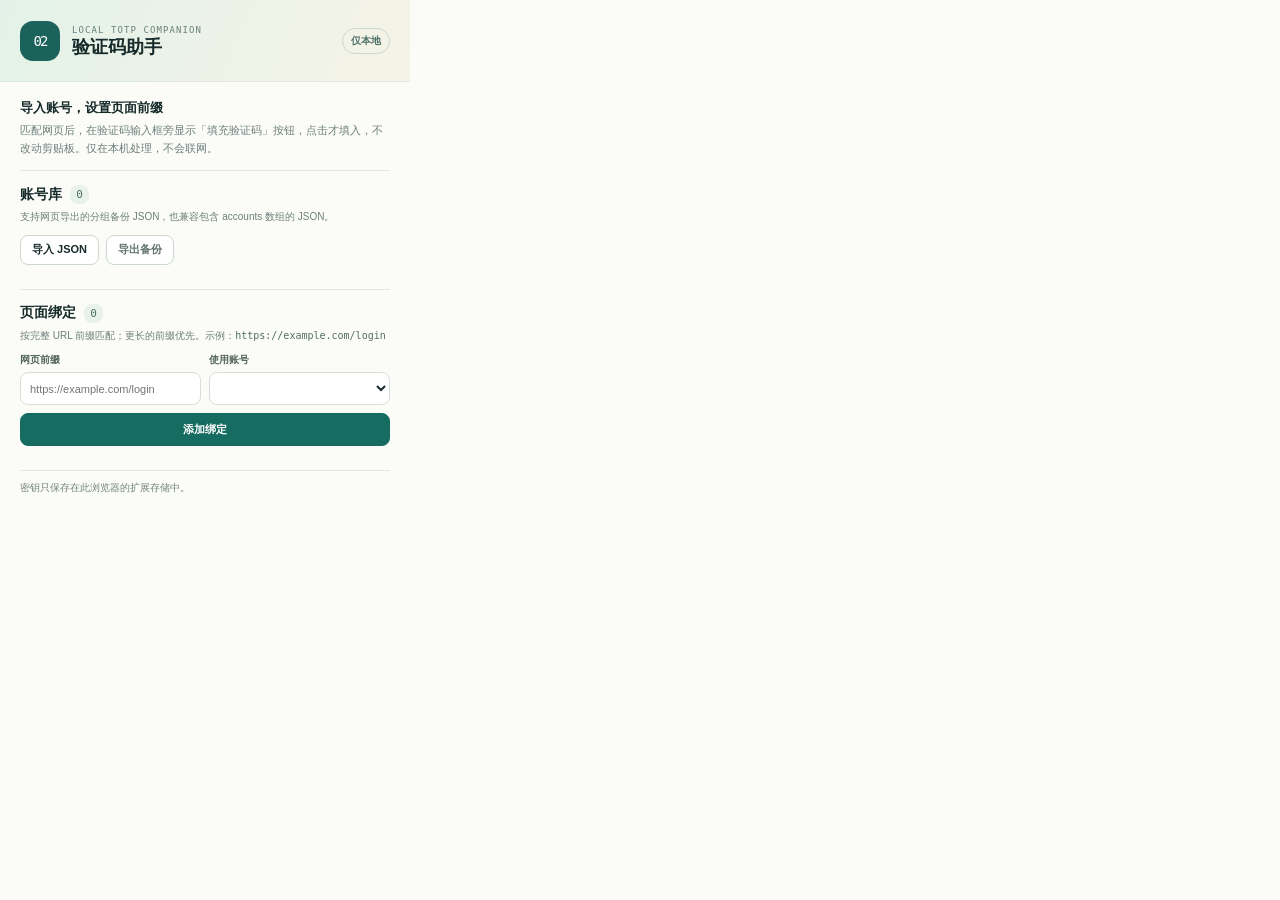
<file: 2faPlugin/popup.html>
<!doctype html>
<html lang="zh-CN">
<head>
  <meta charset="utf-8">
  <meta name="viewport" content="width=device-width,initial-scale=1">
  <title>2FA Quick Code</title>
  <link rel="stylesheet" href="popup.css">
</head>
<body>
  <header>
    <div class="mark">02</div>
    <div><p class="eyebrow">LOCAL TOTP COMPANION</p><h1>验证码助手</h1></div>
    <span class="local">仅本地</span>
  </header>
  <main>
    <section class="intro"><strong>导入账号，设置页面前缀</strong><p>匹配网页后，在验证码输入框旁显示「填充验证码」按钮，点击才填入，不改动剪贴板。仅在本机处理，不会联网。</p></section>
    <section class="block">
      <div class="section-title"><h2>账号库</h2><span id="accountCount">0</span></div>
      <p class="hint">支持网页导出的分组备份 JSON，也兼容包含 accounts 数组的 JSON。</p>
      <div class="actions"><label class="button" for="importFile">导入 JSON</label><input id="importFile" type="file" accept=".json,application/json"><button id="exportBtn" class="button quiet">导出备份</button></div>
      <div id="accounts" class="account-list"></div>
    </section>
    <section class="block rules-block">
      <div class="section-title"><h2>页面绑定</h2><span id="ruleCount">0</span></div>
      <p class="hint">按完整 URL 前缀匹配；更长的前缀优先。示例：<code>https://example.com/login</code></p>
      <form id="ruleForm">
        <label>网页前缀<input id="prefix" type="url" placeholder="https://example.com/login" required></label>
        <label>使用账号<select id="ruleAccount" required></select></label>
        <button class="button primary" type="submit">添加绑定</button>
      </form>
      <div id="rules" class="rule-list"></div>
    </section>
    <footer><span id="status" role="status">密钥只保存在此浏览器的扩展存储中。</span></footer>
  </main>
  <script src="popup.js"></script>
</body>
</html>
</file>
<file: 2faPlugin/popup.css>
:root{color-scheme:light;--ink:#172b2b;--muted:#6d7e7c;--line:#e2e9e5;--green:#16766b;--pale:#f3f8f4;--orange:#d77643}
*{box-sizing:border-box}body{width:410px;margin:0;background:#fbfcf8;color:var(--ink);font-family:Manrope,"Segoe UI",sans-serif;font-size:13px}header{height:82px;padding:16px 20px;display:flex;align-items:center;gap:12px;background:linear-gradient(112deg,#e3f2e8,#f6f3e8);border-bottom:1px solid #e1e9e1}.mark{width:40px;height:40px;display:grid;place-items:center;background:#1b625b;color:#fff;border-radius:13px;font:500 14px "DM Mono",monospace;letter-spacing:-2px}.eyebrow{margin:0 0 3px;color:#68817c;font:500 9px "DM Mono",monospace;letter-spacing:.12em}h1{font-size:18px;line-height:1;margin:0;font-weight:800}.local{margin-left:auto;padding:5px 8px;border:1px solid #cbd9d0;border-radius:99px;color:#4d7368;font-size:10px;font-weight:700}main{padding:0 20px 16px}.intro{padding:17px 0 13px}.intro strong{font-size:13px}.intro p{margin:5px 0 0;color:var(--muted);font-size:11px;line-height:1.6}.block{padding:14px 0;border-top:1px solid var(--line)}.section-title{display:flex;align-items:center;gap:8px}.section-title h2{font-size:14px;margin:0;font-weight:800}.section-title>span{display:grid;place-items:center;min-width:19px;height:19px;padding:0 5px;border-radius:8px;background:#e9f1eb;color:#4e7368;font:11px "DM Mono",monospace}.hint{font-size:10px;color:var(--muted);line-height:1.55;margin:5px 0 10px}.hint code{font:10px "DM Mono",monospace;color:#526d65;overflow-wrap:anywhere}.actions{display:flex;gap:7px}button,.button{font:700 11px Manrope,"Segoe UI",sans-serif;cursor:pointer}.button{display:inline-flex;align-items:center;justify-content:center;min-height:30px;padding:0 11px;border:1px solid #cbd9d0;border-radius:8px;background:white;color:var(--ink)}.quiet{color:#60716c}#importFile{display:none}.account-list,.rule-list{display:grid;gap:6px;margin-top:10px;max-height:126px;overflow:auto}.account,.rule{display:flex;align-items:center;gap:8px;padding:8px 9px;border:1px solid var(--line);border-radius:9px;background:white;min-width:0}.account-info,.rule-info{min-width:0;flex:1}.account-name,.rule-prefix{font-size:11px;font-weight:700;white-space:nowrap;text-overflow:ellipsis;overflow:hidden}.account-meta{color:var(--muted);font-size:10px;margin-top:2px}.delete{border:0;background:transparent;color:#a26955;font-size:16px;padding:1px 3px}.empty{padding:11px;border:1px dashed #d8e2da;border-radius:9px;color:#899691;text-align:center;font-size:11px}form{display:grid;grid-template-columns:1fr 1fr;gap:8px}form label{display:grid;gap:5px;color:#54645f;font-size:10px;font-weight:700}input,select{min-width:0;width:100%;height:33px;padding:0 9px;border:1px solid #d6e0d9;border-radius:8px;background:#fff;color:var(--ink);font:11px Manrope,"Segoe UI",sans-serif}input:focus,select:focus{outline:2px solid #a6d4c2;border-color:transparent}.primary{grid-column:1/-1;background:#176c61;border-color:#176c61;color:white;min-height:33px}.rule-prefix{font:10px "DM Mono",monospace}.rule-account{color:var(--muted);font-size:10px;margin-top:3px}footer{padding:10px 0 2px;border-top:1px solid var(--line);color:#75827d;font-size:10px}#status.error{color:#ad4938}#status.ok{color:#28755e}
</file>
